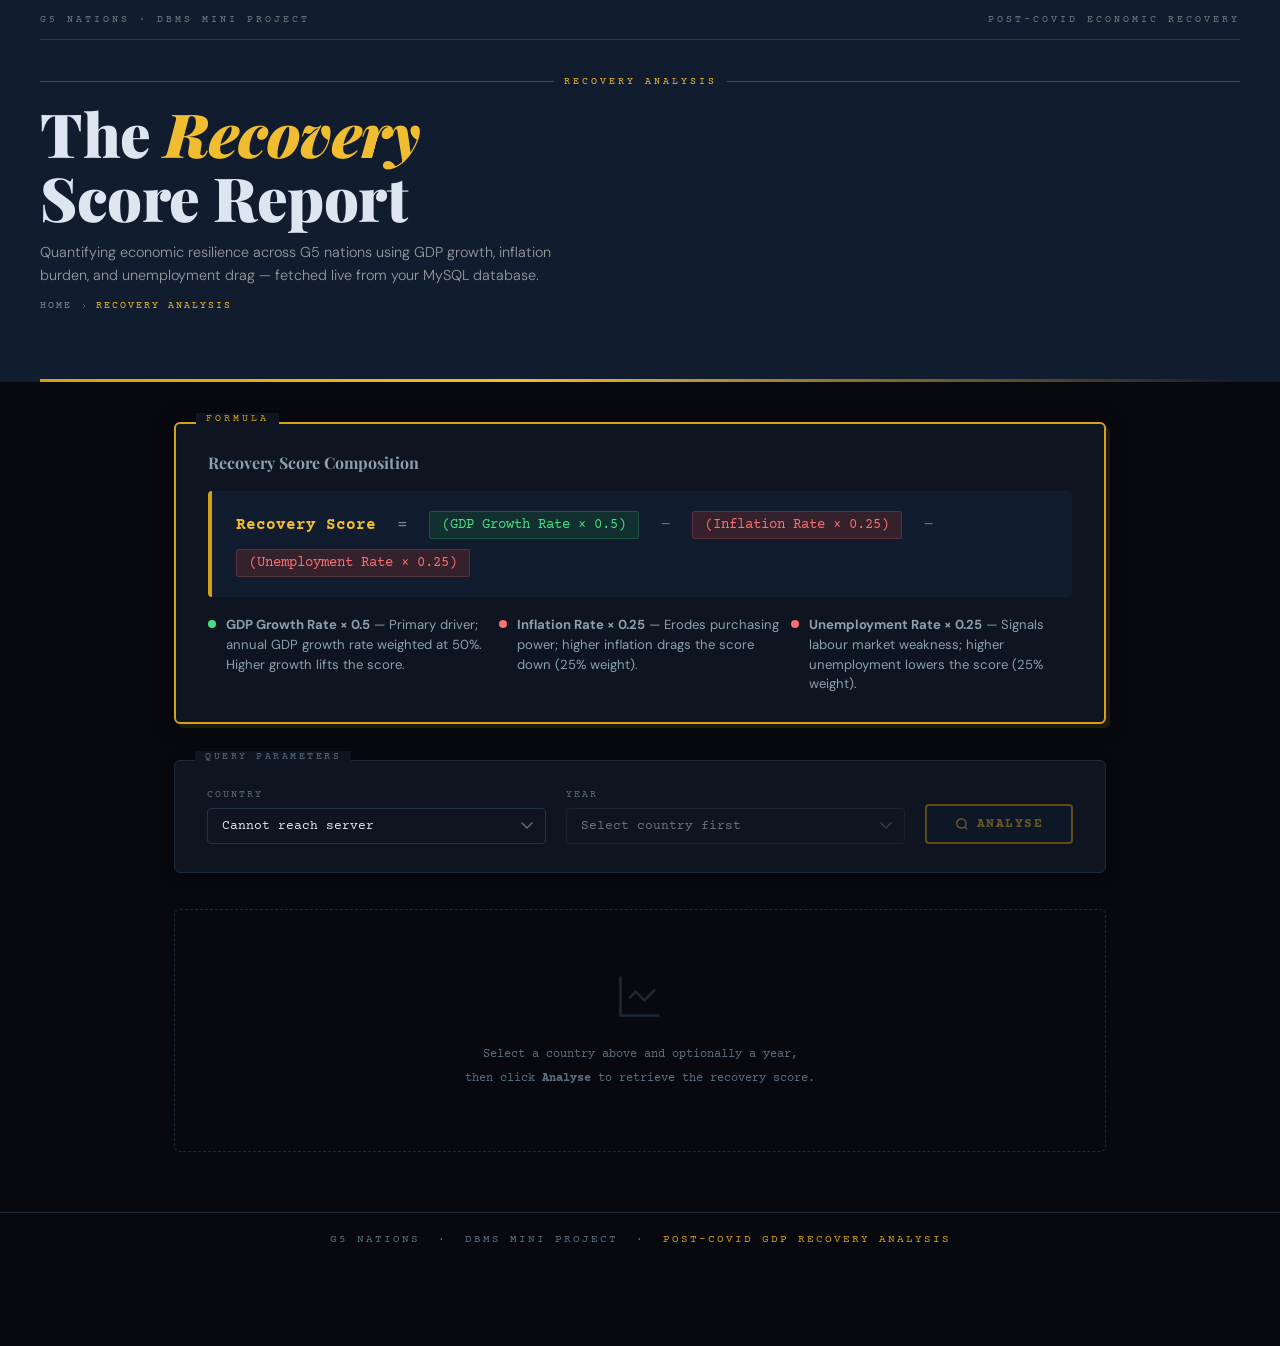
<file: templates/analysis.html>
<!DOCTYPE html>
<html lang="en">
<head>
  <meta charset="UTF-8"/>
  <meta name="viewport" content="width=device-width, initial-scale=1.0"/>
  <title>Recovery Analysis – Post-COVID GDP Recovery</title>
  <link href="https://fonts.googleapis.com/css2?family=Courier+Prime:ital,wght@0,400;0,700;1,400&family=Playfair+Display:wght@700;900&family=DM+Sans:wght@300;400;500;600&display=swap" rel="stylesheet"/>
  <style>
    :root {
      --bg:         #07090f;
      --bg2:        #0d1320;
      --surface:    #0e1420;
      --border:     #1c2b3a;
      --border2:    #243447;
      --ink:        #111c2e;
      --ink2:       #162030;
      --muted:      #5a7080;
      --muted2:     #8aa0b0;
      --gold:       #d4a017;
      --gold2:      #f0bc30;
      --red:        #f87171;
      --green:      #4ade80;
      --blue:       #60a5fa;
      --text:       #dde6f0;
      --radius:     6px;
    }

    *, *::before, *::after { box-sizing: border-box; margin: 0; padding: 0; }

    body {
      background: var(--bg);
      color: var(--text);
      font-family: 'DM Sans', sans-serif;
      min-height: 100vh;
      padding-bottom: 80px;
    }

    /* ── HEADER ── */
    header {
      background: var(--ink);
      color: var(--text);
      padding: 0 40px;
      position: relative;
      overflow: hidden;
    }
    .header-top {
      border-bottom: 1px solid rgba(245,240,232,.12);
      padding: 14px 0;
      display: flex;
      align-items: center;
      justify-content: space-between;
      font-family: 'Courier Prime', monospace;
      font-size: 10px;
      letter-spacing: 3px;
      text-transform: uppercase;
      color: rgba(245,240,232,.45);
    }
    .header-main { padding: 36px 0 40px; }
    .edition-label {
      font-family: 'Courier Prime', monospace;
      font-size: 10px;
      letter-spacing: 3px;
      text-transform: uppercase;
      color: var(--gold2);
      margin-bottom: 14px;
      display: flex;
      align-items: center;
      gap: 10px;
    }
    .edition-label::before, .edition-label::after {
      content: '';
      height: 1px;
      background: rgba(212,160,23,.35);
      flex: 1;
    }
    header h1 {
      font-family: 'Playfair Display', serif;
      font-size: clamp(2rem, 5vw, 3.8rem);
      font-weight: 900;
      line-height: 1.05;
      color: var(--text);
      letter-spacing: -.5px;
    }
    header h1 em {
      font-style: italic;
      color: var(--gold2);
    }
    header p {
      margin-top: 12px;
      font-size: 0.9rem;
      color: rgba(245,240,232,.6);
      max-width: 540px;
      line-height: 1.65;
      font-weight: 300;
    }
    .header-rule {
      height: 3px;
      background: linear-gradient(90deg, var(--gold) 0%, var(--gold2) 40%, transparent 100%);
      margin-top: 28px;
    }
    .breadcrumb {
      padding: 12px 0 0;
      font-family: 'Courier Prime', monospace;
      font-size: 10px;
      letter-spacing: 2px;
      text-transform: uppercase;
      color: rgba(245,240,232,.35);
      display: flex;
      align-items: center;
      gap: 8px;
    }
    .breadcrumb a { color: rgba(245,240,232,.5); text-decoration: none; transition: color .2s; }
    .breadcrumb a:hover { color: var(--gold2); }
    .breadcrumb span { color: var(--gold2); }

    /* ── MAIN ── */
    main { max-width: 980px; margin: 0 auto; padding: 40px 24px 0; }

    /* ── FORMULA BOX ── */
    .formula-section {
      background: var(--surface);
      border: 2px solid var(--gold);
      border-radius: var(--radius);
      padding: 28px 32px;
      margin-bottom: 36px;
      position: relative;
      animation: fadeUp .5s ease both;
      box-shadow: 4px 4px 0 rgba(212,160,23,.12), 0 2px 20px rgba(0,0,0,.4);
    }
    .formula-section::before {
      content: 'FORMULA';
      position: absolute;
      top: -11px; left: 20px;
      font-family: 'Courier Prime', monospace;
      font-size: 10px;
      letter-spacing: 3px;
      color: var(--gold);
      background: var(--surface);
      padding: 0 10px;
    }
    .formula-title {
      font-family: 'Playfair Display', serif;
      font-size: 1rem;
      font-weight: 700;
      color: var(--muted2);
      margin-bottom: 18px;
    }

    /* the formula display */
    .formula-display {
      display: flex;
      flex-wrap: wrap;
      align-items: center;
      gap: 10px;
      padding: 20px 24px;
      background: var(--ink);
      border-radius: 4px;
      border-left: 4px solid var(--gold);
      margin-bottom: 18px;
    }
    .formula-result {
      font-family: 'Courier Prime', monospace;
      font-size: 1rem;
      font-weight: 700;
      color: var(--gold2);
      white-space: nowrap;
    }
    .formula-eq {
      font-family: 'Courier Prime', monospace;
      font-size: 1.1rem;
      color: rgba(245,240,232,.5);
    }
    .formula-term {
      font-family: 'Courier Prime', monospace;
      font-size: 0.9rem;
      padding: 5px 12px;
      border-radius: 3px;
      white-space: nowrap;
    }
    .term-positive { background: rgba(26,107,58,.25); color: #4ade80; border: 1px solid rgba(74,222,128,.2); }
    .term-negative { background: rgba(192,57,43,.2); color: #f87171; border: 1px solid rgba(248,113,113,.2); }
    .formula-op {
      font-family: 'Courier Prime', monospace;
      font-size: 1.2rem;
      color: rgba(245,240,232,.4);
    }

    /* legend */
    .formula-legend {
      display: grid;
      grid-template-columns: repeat(auto-fit, minmax(240px, 1fr));
      gap: 10px;
    }
    .legend-item {
      display: flex;
      align-items: flex-start;
      gap: 10px;
      font-size: 0.82rem;
      color: var(--muted2);
      line-height: 1.5;
    }
    .legend-dot {
      width: 8px; height: 8px;
      border-radius: 50%;
      margin-top: 5px;
      flex-shrink: 0;
    }
    .legend-dot.pos { background: var(--green); }
    .legend-dot.neg { background: var(--red); }
    .legend-item strong { color: var(--muted2); }

    /* ── SELECTOR PANEL ── */
    .selector-panel {
      background: var(--surface);
      border: 1px solid var(--border);
      border-radius: var(--radius);
      padding: 28px 32px;
      margin-bottom: 36px;
      box-shadow: 0 2px 12px rgba(0,0,0,.4);
      animation: fadeUp .5s ease both .1s;
      position: relative;
    }
    .selector-panel::before {
      content: 'QUERY PARAMETERS';
      position: absolute;
      top: -10px; left: 20px;
      font-family: 'Courier Prime', monospace;
      font-size: 10px;
      letter-spacing: 2.5px;
      color: var(--muted);
      background: var(--surface);
      padding: 0 10px;
    }

    .selector-grid {
      display: grid;
      grid-template-columns: 1fr 1fr auto;
      gap: 20px;
      align-items: end;
    }
    @media (max-width: 620px) {
      .selector-grid { grid-template-columns: 1fr 1fr; }
      .selector-grid .run-btn { grid-column: 1 / -1; }
    }
    @media (max-width: 400px) { .selector-grid { grid-template-columns: 1fr; } }

    .sel-group { display: flex; flex-direction: column; gap: 8px; }
    .sel-label {
      font-family: 'Courier Prime', monospace;
      font-size: 10px; letter-spacing: 2px; text-transform: uppercase;
      color: var(--muted);
    }
    select {
      background: var(--surface);
      border: 1px solid var(--border2);
      border-radius: 4px;
      color: var(--text);
      font-family: 'Courier Prime', monospace;
      font-size: 13px;
      padding: 10px 14px;
      cursor: pointer; outline: none;
      transition: border-color .2s, box-shadow .2s;
      -webkit-appearance: none; appearance: none;
      background-image: url("data:image/svg+xml,%3Csvg xmlns='http://www.w3.org/2000/svg' width='12' height='8' viewBox='0 0 12 8'%3E%3Cpath d='M1 1l5 5 5-5' stroke='%235a7080' stroke-width='1.5' fill='none' stroke-linecap='round'/%3E%3C/svg%3E");
      background-repeat: no-repeat;
      background-position: right 12px center;
      padding-right: 32px;
    }
    select:focus { border-color: var(--gold); box-shadow: 0 0 0 3px rgba(184,134,11,.12); }
    select:disabled { opacity: .45; cursor: not-allowed; }

    .run-btn {
      background: var(--ink);
      color: var(--gold2);
      font-family: 'Courier Prime', monospace;
      font-size: 13px;
      font-weight: 700;
      letter-spacing: 1.5px;
      padding: 11px 28px;
      border: 2px solid var(--gold);
      border-radius: 4px;
      cursor: pointer;
      display: flex; align-items: center; gap: 8px;
      transition: background .2s, color .2s, box-shadow .2s, transform .15s;
      white-space: nowrap;
      text-transform: uppercase;
    }
    .run-btn:hover { background: var(--gold); color: var(--text); transform: translateY(-1px); box-shadow: 0 4px 16px rgba(184,134,11,.3); }
    .run-btn:active { transform: translateY(0); }
    .run-btn:disabled { opacity: .4; cursor: not-allowed; transform: none; }

    /* ── RESULTS ── */
    #results-area { animation: fadeUp .4s ease both .15s; }

    .empty-state {
      text-align: center; padding: 60px 20px;
      color: var(--muted); border: 1px dashed var(--border);
      border-radius: var(--radius);
    }
    .empty-state svg { opacity: .3; margin-bottom: 16px; }
    .empty-state p { font-family: 'Courier Prime', monospace; font-size: 12px; line-height: 2; }

    /* loading */
    .loading-state {
      display: flex; align-items: center; gap: 12px;
      padding: 28px 24px;
      font-family: 'Courier Prime', monospace; font-size: 12px; color: var(--muted);
      border: 1px solid var(--border); border-radius: var(--radius);
      background: var(--surface);
    }
    .spinner {
      width: 16px; height: 16px;
      border: 2px solid rgba(184,134,11,.2);
      border-top-color: var(--gold);
      border-radius: 50%;
      animation: spin .8s linear infinite; flex-shrink: 0;
    }
    @keyframes spin { to { transform: rotate(360deg); } }

    /* error */
    .error-box {
      padding: 16px 20px;
      background: rgba(192,57,43,.06);
      border: 1px solid rgba(192,57,43,.25);
      border-left: 4px solid var(--red);
      border-radius: var(--radius);
      font-family: 'Courier Prime', monospace;
      font-size: 12px; color: var(--red);
      display: flex; gap: 10px; align-items: flex-start; line-height: 1.7;
    }

    /* ── SCORE CARD (single year) ── */
    .score-hero {
      background: var(--ink);
      border-radius: var(--radius);
      padding: 36px 40px;
      margin-bottom: 28px;
      position: relative;
      overflow: hidden;
      animation: fadeUp .4s ease both;
      box-shadow: 6px 6px 0 rgba(212,160,23,.15);
      border: 1px solid rgba(212,160,23,.15);
    }
    .score-hero::before {
      content: '';
      position: absolute;
      top: -80px; right: -80px;
      width: 260px; height: 260px;
      border-radius: 50%;
      background: radial-gradient(circle, rgba(212,160,23,.1) 0%, transparent 70%);
      pointer-events: none;
    }
    .score-hero-label {
      font-family: 'Courier Prime', monospace;
      font-size: 10px; letter-spacing: 3px; text-transform: uppercase;
      color: rgba(212,160,23,.6); margin-bottom: 10px;
    }
    .score-hero-name {
      font-family: 'Playfair Display', serif;
      font-size: 1.5rem; font-weight: 700;
      color: var(--text); margin-bottom: 4px;
    }
    .score-hero-year {
      font-family: 'Courier Prime', monospace;
      font-size: 12px; color: rgba(245,240,232,.4); margin-bottom: 28px;
    }
    .score-big {
      display: flex; align-items: baseline; gap: 8px;
      margin-bottom: 6px;
    }
    .score-number {
      font-family: 'Playfair Display', serif;
      font-size: clamp(3rem, 8vw, 5rem);
      font-weight: 900;
      line-height: 1;
      transition: color .3s;
    }
    .score-number.positive { color: #4ade80; }
    .score-number.negative { color: #f87171; }
    .score-number.neutral  { color: var(--gold2); }
    .score-unit {
      font-family: 'Courier Prime', monospace;
      font-size: 14px; color: rgba(245,240,232,.4);
    }
    .score-verdict {
      font-family: 'Courier Prime', monospace;
      font-size: 11px; letter-spacing: 2px; text-transform: uppercase;
      margin-bottom: 28px;
    }
    .verdict-strong  { color: #4ade80; }
    .verdict-moderate { color: var(--gold2); }
    .verdict-weak    { color: #fbbf24; }
    .verdict-poor    { color: #f87171; }

    /* breakdown bars */
    .breakdown { display: flex; flex-direction: column; gap: 12px; }
    .breakdown-item { display: flex; flex-direction: column; gap: 5px; }
    .breakdown-row {
      display: flex; align-items: center; justify-content: space-between;
      font-family: 'Courier Prime', monospace; font-size: 11px;
    }
    .breakdown-key { color: rgba(245,240,232,.5); letter-spacing: 1px; }
    .breakdown-val { font-weight: 700; }
    .breakdown-val.pos { color: #4ade80; }
    .breakdown-val.neg { color: #f87171; }
    .bar-track {
      height: 4px; background: rgba(245,240,232,.08); border-radius: 2px; overflow: hidden;
    }
    .bar-fill {
      height: 100%; border-radius: 2px;
      transition: width .8s cubic-bezier(.4,0,.2,1);
    }
    .bar-fill.pos { background: linear-gradient(90deg, #166534, #4ade80); }
    .bar-fill.neg { background: linear-gradient(90deg, #991b1b, #f87171); }

    /* divider in hero */
    .hero-divider {
      height: 1px; background: rgba(245,240,232,.1);
      margin: 24px 0;
    }

    /* ── HISTORY TABLE (all years) ── */
    .history-section { animation: fadeUp .4s ease both; }
    .history-header {
      display: flex; align-items: center; justify-content: space-between;
      margin-bottom: 14px;
    }
    .history-title {
      font-family: 'Playfair Display', serif;
      font-size: 1.1rem; font-weight: 700; color: var(--muted2);
    }
    .history-count {
      font-family: 'Courier Prime', monospace;
      font-size: 11px; color: var(--muted);
      background: var(--surface); border: 1px solid var(--border);
      padding: 3px 10px; border-radius: 3px;
    }

    .table-wrap {
      background: var(--surface); border: 1px solid var(--border);
      border-radius: var(--radius); overflow: hidden;
      box-shadow: 0 2px 12px rgba(0,0,0,.4);
    }
    .table-scroll { overflow-x: auto; max-height: 440px; overflow-y: auto; }
    table { width: 100%; border-collapse: collapse; }
    thead tr { background: var(--ink); position: sticky; top: 0; z-index: 1; }
    thead th {
      font-family: 'Courier Prime', monospace;
      font-size: 9px; letter-spacing: 2px; text-transform: uppercase;
      padding: 12px 18px; text-align: left;
      border-bottom: 2px solid var(--gold);
      white-space: nowrap; color: var(--gold2);
    }
    thead th.center { text-align: center; }
    tbody tr { border-bottom: 1px solid var(--border); transition: background .15s; }
    tbody tr:last-child { border-bottom: none; }
    tbody tr:hover { background: var(--surface); }
    tbody td {
      padding: 11px 18px;
      font-family: 'Courier Prime', monospace; font-size: 12px;
      color: var(--muted2); white-space: nowrap;
    }
    tbody td:first-child { font-weight: 700; color: var(--text); }
    td.center { text-align: center; }
    td.score-pos { color: var(--green); font-weight: 700; }
    td.score-neg { color: var(--red);   font-weight: 700; }
    td.score-neu { color: var(--gold);  font-weight: 700; }

    /* score badge in table */
    .score-badge {
      display: inline-block;
      padding: 2px 8px; border-radius: 3px;
      font-size: 11px; font-weight: 700;
    }
    .badge-pos { background: rgba(26,107,58,.12); color: var(--green); border: 1px solid rgba(26,107,58,.25); }
    .badge-neg { background: rgba(192,57,43,.1);  color: var(--red);   border: 1px solid rgba(192,57,43,.25); }
    .badge-neu { background: rgba(184,134,11,.1); color: var(--gold);  border: 1px solid rgba(184,134,11,.25); }

    /* verdict pills in table */
    .verdict-pill {
      font-family: 'Courier Prime', monospace;
      font-size: 9px; letter-spacing: 1.5px; text-transform: uppercase;
      padding: 3px 8px; border-radius: 3px; white-space: nowrap;
    }
    .vp-strong   { background: rgba(26,107,58,.12);  color: var(--green); border: 1px solid rgba(26,107,58,.2); }
    .vp-moderate { background: rgba(184,134,11,.12); color: var(--gold);  border: 1px solid rgba(184,134,11,.2); }
    .vp-weak     { background: rgba(212,122,0,.12);  color: #d97706;       border: 1px solid rgba(217,119,6,.2); }
    .vp-poor     { background: rgba(192,57,43,.1);   color: var(--red);    border: 1px solid rgba(192,57,43,.2); }

    @keyframes fadeUp { from{opacity:0;transform:translateY(12px)} to{opacity:1;transform:translateY(0)} }

    /* ── FOOTER ── */
    footer {
      text-align: center; margin-top: 60px;
      padding: 20px 0;
      border-top: 1px solid var(--border);
      font-family: 'Courier Prime', monospace;
      font-size: 11px; letter-spacing: 2px; text-transform: uppercase;
      color: var(--muted);
    }
    footer span { color: var(--gold); }
  </style>
</head>
<body>

<header>
  <div class="header-top">
    <span>G5 Nations · DBMS Mini Project</span>
    <span>Post-COVID Economic Recovery</span>
  </div>
  <div class="header-main">
    <div class="edition-label">Recovery Analysis</div>
    <h1>The <em>Recovery</em><br>Score Report</h1>
    <p>Quantifying economic resilience across G5 nations using GDP growth, inflation burden, and unemployment drag — fetched live from your MySQL database.</p>
    <div class="breadcrumb">
      <a href="/">Home</a>
      <svg width="8" height="8" viewBox="0 0 24 24" fill="none" stroke="currentColor" stroke-width="2.5"><polyline points="9 18 15 12 9 6"/></svg>
      <span>Recovery Analysis</span>
    </div>
  </div>
  <div class="header-rule"></div>
</header>

<main>

  <!-- ── FORMULA BOX ── -->
  <div class="formula-section">
    <div class="formula-title">Recovery Score Composition</div>

    <div class="formula-display">
      <span class="formula-result">Recovery Score</span>
      <span class="formula-eq">&nbsp;=&nbsp;</span>
      <span class="formula-term term-positive">(GDP Growth Rate × 0.5)</span>
      <span class="formula-op">&nbsp;−&nbsp;</span>
      <span class="formula-term term-negative">(Inflation Rate × 0.25)</span>
      <span class="formula-op">&nbsp;−&nbsp;</span>
      <span class="formula-term term-negative">(Unemployment Rate × 0.25)</span>
    </div>

    <div class="formula-legend">
      <div class="legend-item">
        <span class="legend-dot pos"></span>
        <span><strong>GDP Growth Rate × 0.5</strong> — Primary driver; annual GDP growth rate weighted at 50%. Higher growth lifts the score.</span>
      </div>
      <div class="legend-item">
        <span class="legend-dot neg"></span>
        <span><strong>Inflation Rate × 0.25</strong> — Erodes purchasing power; higher inflation drags the score down (25% weight).</span>
      </div>
      <div class="legend-item">
        <span class="legend-dot neg"></span>
        <span><strong>Unemployment Rate × 0.25</strong> — Signals labour market weakness; higher unemployment lowers the score (25% weight).</span>
      </div>
    </div>
  </div>

  <!-- ── SELECTOR PANEL ── -->
  <div class="selector-panel">
    <div class="selector-grid">

      <div class="sel-group">
        <label class="sel-label" for="sel-country">Country</label>
        <select id="sel-country">
          <option value="">Loading countries…</option>
        </select>
      </div>

      <div class="sel-group">
        <label class="sel-label" for="sel-year">Year</label>
        <select id="sel-year" disabled>
          <option value="">Select country first</option>
        </select>
      </div>

      <button class="run-btn" id="run-btn" onclick="fetchScore()" disabled>
        <svg width="14" height="14" viewBox="0 0 24 24" fill="none" stroke="currentColor" stroke-width="2.5">
          <circle cx="11" cy="11" r="8"/><path d="m21 21-4.35-4.35"/>
        </svg>
        Analyse
      </button>
    </div>
  </div>

  <!-- ── RESULTS ── -->
  <div id="results-area">
    <div class="empty-state">
      <svg width="52" height="52" viewBox="0 0 24 24" fill="none" stroke="currentColor" stroke-width="1.2">
        <path d="M3 3v18h18"/><path d="m19 9-5 5-4-4-3 3"/>
      </svg>
      <p>Select a country above and optionally a year,<br>then click <strong>Analyse</strong> to retrieve the recovery score.</p>
    </div>
  </div>

</main>

<footer>
  G5 Nations &nbsp;·&nbsp; DBMS Mini Project &nbsp;·&nbsp;
  <span>Post-COVID GDP Recovery Analysis</span>
</footer>

<script>
  const BASE = 'http://127.0.0.1:5000';

  // ── Boot: load countries ──────────────────────────────────
  window.addEventListener('DOMContentLoaded', async () => {
    const sel = document.getElementById('sel-country');
    try {
      const res  = await fetch(`${BASE}/api/countries`);
      const data = await res.json();
      sel.innerHTML = '<option value="">— Select Country —</option>';
      data.countries.forEach(c => {
        const o = document.createElement('option');
        o.value = c; o.textContent = c;
        sel.appendChild(o);
      });
    } catch {
      sel.innerHTML = '<option value="">Cannot reach server</option>';
    }
  });

  // ── Country change → load years ──────────────────────────
  document.getElementById('sel-country').addEventListener('change', async function () {
    const yearSel = document.getElementById('sel-year');
    const btn     = document.getElementById('run-btn');
    yearSel.innerHTML = '<option value="">Loading…</option>';
    yearSel.disabled = true; btn.disabled = true;
    if (!this.value) {
      yearSel.innerHTML = '<option value="">Select country first</option>';
      return;
    }
    try {
      const res  = await fetch(`${BASE}/api/recovery_years?country=${encodeURIComponent(this.value)}`);
      const data = await res.json();
      yearSel.innerHTML = '<option value="">All Years</option>';
      data.years.forEach(y => {
        const o = document.createElement('option');
        o.value = y; o.textContent = y;
        yearSel.appendChild(o);
      });
      yearSel.disabled = false; btn.disabled = false;
    } catch {
      yearSel.innerHTML = '<option value="">Error loading years</option>';
    }
  });

  // ── Fetch & render ────────────────────────────────────────
  async function fetchScore() {
    const country = document.getElementById('sel-country').value;
    const year    = document.getElementById('sel-year').value;
    if (!country) return;

    const area = document.getElementById('results-area');
    area.innerHTML = `
      <div class="loading-state">
        <span class="spinner"></span>
        Querying recovery scores from MySQL…
      </div>`;

    try {
      const params = new URLSearchParams({ country });
      if (year) params.append('year', year);
      const res  = await fetch(`${BASE}/api/recovery_score?${params}`);
      const data = await res.json();

      if (data.error) { area.innerHTML = errBox(data.error); return; }

      if (year && data.rows.length === 1) {
        renderSingleScore(data.rows[0], area);
      } else {
        renderScoreHistory(data.rows, country, area);
      }

    } catch {
      area.innerHTML = errBox('Cannot reach Flask server. Make sure <strong>app.py</strong> is running on port 5000.');
    }
  }

  // ── Verdict helper ────────────────────────────────────────
  function getVerdict(score) {
    if (score >= 5)  return { label: 'Strong Recovery',    cls: 'strong',   pill: 'vp-strong' };
    if (score >= 1)  return { label: 'Moderate Recovery',  cls: 'moderate', pill: 'vp-moderate' };
    if (score >= -2) return { label: 'Weak Recovery',      cls: 'weak',     pill: 'vp-weak' };
    return            { label: 'Poor / Contraction',       cls: 'poor',     pill: 'vp-poor' };
  }

  function scoreClass(v) {
    return v > 0 ? 'positive' : v < 0 ? 'negative' : 'neutral';
  }
  function badgeCls(v) {
    return v > 0 ? 'badge-pos' : v < 0 ? 'badge-neg' : 'badge-neu';
  }
  function fmt(v, d=2) {
    if (v == null) return '—';
    const n = parseFloat(v);
    return (n >= 0 ? '+' : '') + n.toFixed(d);
  }

  // ── Single year hero card ─────────────────────────────────
  function renderSingleScore(row, area) {
    const score   = parseFloat(row.recovery_score);
    const gdpGrow = parseFloat(row.gdp_growth   ?? 0);
    const inf     = parseFloat(row.inflation_rate    ?? 0);
    const unemp   = parseFloat(row.unemployment_rate ?? 0);
    const verdict = getVerdict(score);

    // weighted contributions for bar sizing
    const wGdpGrow = gdpGrow * 0.5;
    const wInf     = inf     * 0.25;
    const wUnemp   = unemp   * 0.25;
    const maxAbs   = Math.max(Math.abs(wGdpGrow), Math.abs(wInf), Math.abs(wUnemp), 1);
    const barW     = v => Math.min(Math.abs(v) / maxAbs * 100, 100).toFixed(1);

    area.innerHTML = `
      <div class="score-hero">
        <div class="score-hero-label">Recovery Score · ${row.year}</div>
        <div class="score-hero-name">${row.country_name}</div>
        <div class="score-hero-year">Fiscal Year ${row.year}</div>

        <div class="score-big">
          <div class="score-number ${scoreClass(score)}">${fmt(score)}</div>
          <div class="score-unit">pts</div>
        </div>
        <div class="score-verdict verdict-${verdict.cls}">${verdict.label.toUpperCase()}</div>

        <div class="hero-divider"></div>

        <div class="breakdown">
          <div class="breakdown-item">
            <div class="breakdown-row">
              <span class="breakdown-key">GDP GROWTH RATE × 0.5</span>
              <span class="breakdown-val pos">${fmt(wGdpGrow)} <span style="opacity:.45;font-size:10px">(rate: ${fmt(gdpGrow)}%)</span></span>
            </div>
            <div class="bar-track"><div class="bar-fill pos" style="width:${barW(wGdpGrow)}%"></div></div>
          </div>
          <div class="breakdown-item">
            <div class="breakdown-row">
              <span class="breakdown-key">INFLATION RATE × 0.25</span>
              <span class="breakdown-val neg">−${wInf.toFixed(2)} <span style="opacity:.45;font-size:10px">(rate: ${inf.toFixed(2)}%)</span></span>
            </div>
            <div class="bar-track"><div class="bar-fill neg" style="width:${barW(wInf)}%"></div></div>
          </div>
          <div class="breakdown-item">
            <div class="breakdown-row">
              <span class="breakdown-key">UNEMPLOYMENT RATE × 0.25</span>
              <span class="breakdown-val neg">−${wUnemp.toFixed(2)} <span style="opacity:.45;font-size:10px">(rate: ${unemp.toFixed(2)}%)</span></span>
            </div>
            <div class="bar-track"><div class="bar-fill neg" style="width:${barW(wUnemp)}%"></div></div>
          </div>
        </div>
      </div>`;
  }

  // ── All-years history table ───────────────────────────────
  function renderScoreHistory(rows, country, area) {
    if (!rows.length) {
      area.innerHTML = errBox(`No recovery score data found for ${country}.`);
      return;
    }

    const tbody = rows.map(r => {
      const score  = parseFloat(r.recovery_score);
      const verdict = getVerdict(score);
      const gdp    = r.gdp_growth   != null ? fmt(parseFloat(r.gdp_growth))          + '%' : '—';
      const inf    = r.inflation_rate    != null ? parseFloat(r.inflation_rate).toFixed(2)    + '%' : '—';
      const unemp  = r.unemployment_rate != null ? parseFloat(r.unemployment_rate).toFixed(2) + '%' : '—';

      return `<tr>
        <td>${r.year}</td>
        <td>${r.country_name}</td>
        <td style="color:${parseFloat(r.gdp_growth??0)>=0?'var(--green)':'var(--red)'}">${gdp}</td>
        <td style="color:var(--red)">${inf}</td>
        <td style="color:var(--red)">${unemp}</td>
        <td class="center">
          <span class="score-badge ${badgeCls(score)}">${fmt(score)}</span>
        </td>
        <td class="center">
          <span class="verdict-pill ${verdict.pill}">${verdict.label}</span>
        </td>
      </tr>`;
    }).join('');

    area.innerHTML = `
      <div class="history-section">
        <div class="history-header">
          <div class="history-title">Recovery Score History — ${country}</div>
          <span class="history-count">${rows.length} year${rows.length!==1?'s':''}</span>
        </div>
        <div class="table-wrap">
          <div class="table-scroll">
            <table>
              <thead>
                <tr>
                  <th>Year</th>
                  <th>Country</th>
                  <th>GDP Growth Rate</th>
                  <th>Inflation Rate</th>
                  <th>Unemployment Rate</th>
                  <th class="center">Recovery Score</th>
                  <th class="center">Verdict</th>
                </tr>
              </thead>
              <tbody>${tbody}</tbody>
            </table>
          </div>
        </div>
      </div>`;
  }

  function errBox(msg) {
    return `<div class="error-box">
      <svg width="14" height="14" viewBox="0 0 24 24" fill="none" stroke="currentColor" stroke-width="2" style="flex-shrink:0;margin-top:2px">
        <circle cx="12" cy="12" r="10"/><line x1="12" y1="8" x2="12" y2="12"/><line x1="12" y1="16" x2="12.01" y2="16"/>
      </svg><span>${msg}</span></div>`;
  }

  document.addEventListener('keydown', e => {
    if (e.key === 'Enter' && !document.getElementById('run-btn').disabled) fetchScore();
  });
</script>

</body>
</html>
</file>
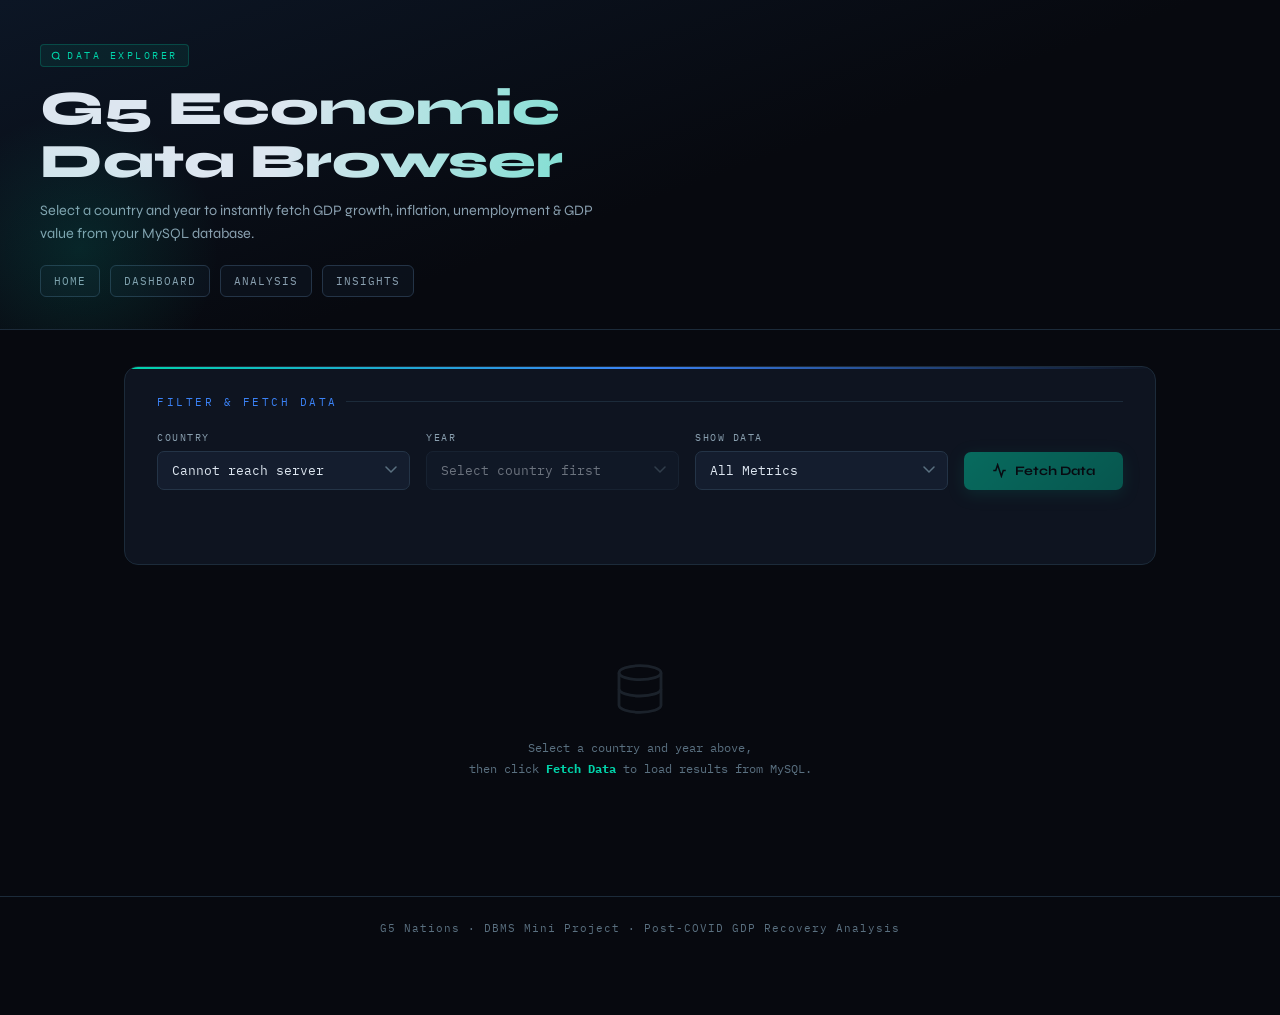
<file: templates/data.html>
<!DOCTYPE html>
<html lang="en">
<head>
  <meta charset="UTF-8"/>
  <meta name="viewport" content="width=device-width, initial-scale=1.0"/>
  <title>Data Explorer – Post-COVID GDP Recovery</title>
  <link href="https://fonts.googleapis.com/css2?family=IBM+Plex+Mono:wght@400;500;600&family=Syne:wght@400;600;700;800&display=swap" rel="stylesheet"/>
  <style>
    :root {
      --bg:        #07090f;
      --surface:   #0e1420;
      --surface2:  #141d2e;
      --border:    #1c2b3a;
      --border2:   #243447;
      --accent:    #00d4aa;
      --accent2:   #3b82f6;
      --accent3:   #f59e0b;
      --accent4:   #a78bfa;
      --danger:    #f87171;
      --text:      #dde6f0;
      --muted:     #5a7080;
      --muted2:    #8aa0b0;
      --radius:    10px;
    }
    *, *::before, *::after { box-sizing: border-box; margin: 0; padding: 0; }

    body {
      background: var(--bg);
      color: var(--text);
      font-family: 'Syne', sans-serif;
      min-height: 100vh;
      padding-bottom: 80px;
    }
    /* HEADER */
    header {
      background: linear-gradient(160deg, #0c1625 0%, #07090f 55%);
      border-bottom: 1px solid var(--border);
      padding: 44px 40px 32px;
      position: relative;
      overflow: hidden;
    }
    header::after {
      content: '';
      position: absolute;
      bottom: -60px; left: -60px;
      width: 280px; height: 280px;
      border-radius: 50%;
      background: radial-gradient(circle, rgba(0,212,170,.12) 0%, transparent 70%);
      pointer-events: none;
    }
    .header-badge {
      display: inline-flex;
      align-items: center;
      gap: 6px;
      font-family: 'IBM Plex Mono', monospace;
      font-size: 10px;
      letter-spacing: 2.5px;
      text-transform: uppercase;
      color: var(--accent);
      background: rgba(0,212,170,.08);
      border: 1px solid rgba(0,212,170,.22);
      border-radius: 4px;
      padding: 4px 10px;
      margin-bottom: 16px;
    }
    header h1 {
      font-size: clamp(1.8rem, 4.5vw, 3rem);
      font-weight: 800;
      line-height: 1.1;
      background: linear-gradient(100deg, #dde6f0 20%, var(--accent) 80%);
      -webkit-background-clip: text;
      -webkit-text-fill-color: transparent;
      background-clip: text;
    }
    header p { margin-top: 10px; color: var(--muted2); font-size: 0.9rem; max-width: 560px; line-height: 1.6; }
    .breadcrumb {
      display: flex; align-items: center; gap: 8px;
      margin-top: 20px;
      font-family: 'IBM Plex Mono', monospace; font-size: 11px; color: var(--muted);
    }
    .breadcrumb a { color: var(--muted2); text-decoration: none; transition: color .2s; }
    .breadcrumb a:hover { color: var(--accent); }
    .breadcrumb span { color: var(--accent); }
    .page-nav {
      display: flex;
      flex-wrap: wrap;
      gap: 10px;
      margin-top: 20px;
    }
    .page-nav a {
      color: var(--muted2);
      text-decoration: none;
      font-family: 'IBM Plex Mono', monospace;
      font-size: 11px;
      letter-spacing: 1px;
      text-transform: uppercase;
      padding: 8px 13px;
      border: 1px solid var(--border2);
      border-radius: 6px;
      background: rgba(14, 20, 32, .7);
      transition: color .2s, border-color .2s, background .2s, transform .15s;
    }
    .page-nav a:hover {
      color: var(--accent);
      border-color: var(--accent);
      background: rgba(0, 212, 170, .08);
      transform: translateY(-1px);
    }
    @media (max-width: 480px) {
      .page-nav a { flex: 1 1 calc(50% - 5px); text-align: center; }
    }

    /* MAIN */
    main { max-width: 1080px; margin: 0 auto; padding: 36px 24px 0; }

    /* FILTER PANEL */
    .filter-panel {
      background: var(--surface);
      border: 1px solid var(--border);
      border-radius: 14px;
      padding: 28px 32px;
      margin-bottom: 36px;
      position: relative;
      overflow: hidden;
      animation: fadeUp .5s ease both;
    }
    .filter-panel::before {
      content: '';
      position: absolute;
      top: 0; left: 0; right: 0; height: 2px;
      background: linear-gradient(90deg, var(--accent), var(--accent2), transparent);
    }
    .filter-title {
      font-family: 'IBM Plex Mono', monospace;
      font-size: 11px; letter-spacing: 2.5px; text-transform: uppercase;
      color: var(--accent2); margin-bottom: 22px;
      display: flex; align-items: center; gap: 8px;
    }
    .filter-title::after { content: ''; flex:1; height:1px; background: var(--border); }

    .filter-grid {
      display: grid;
      grid-template-columns: 1fr 1fr 1fr auto;
      gap: 16px; align-items: end;
    }
    @media (max-width: 720px) {
      .filter-grid { grid-template-columns: 1fr 1fr; }
      .filter-grid .fetch-btn { grid-column: 1 / -1; }
    }
    @media (max-width: 480px) { .filter-grid { grid-template-columns: 1fr; } }

    .filter-group { display: flex; flex-direction: column; gap: 7px; }
    .filter-label {
      font-family: 'IBM Plex Mono', monospace;
      font-size: 10px; letter-spacing: 1.5px; text-transform: uppercase;
      color: var(--muted2);
    }

    select {
      background: var(--surface2);
      border: 1px solid var(--border2);
      border-radius: 7px;
      color: var(--text);
      font-family: 'IBM Plex Mono', monospace;
      font-size: 13px;
      padding: 10px 14px;
      cursor: pointer; outline: none;
      transition: border-color .2s, box-shadow .2s;
      -webkit-appearance: none; appearance: none;
      background-image: url("data:image/svg+xml,%3Csvg xmlns='http://www.w3.org/2000/svg' width='12' height='8' viewBox='0 0 12 8'%3E%3Cpath d='M1 1l5 5 5-5' stroke='%235a7080' stroke-width='1.5' fill='none' stroke-linecap='round'/%3E%3C/svg%3E");
      background-repeat: no-repeat;
      background-position: right 12px center;
      padding-right: 32px;
    }
    select:focus { border-color: var(--accent); box-shadow: 0 0 0 3px rgba(0,212,170,.1); }
    select option { background: #0e1420; }
    select:disabled { opacity: .45; cursor: not-allowed; }

    .fetch-btn {
      background: linear-gradient(135deg, var(--accent) 0%, #00a888 100%);
      color: #000;
      font-family: 'Syne', sans-serif; font-size: 13px; font-weight: 700;
      padding: 11px 28px; border: none; border-radius: 7px;
      cursor: pointer; display: flex; align-items: center; gap: 8px;
      transition: opacity .2s, transform .15s, box-shadow .2s;
      white-space: nowrap;
      box-shadow: 0 4px 16px rgba(0,212,170,.25);
    }
    .fetch-btn:hover { opacity:.9; transform:translateY(-1px); box-shadow:0 6px 20px rgba(0,212,170,.35); }
    .fetch-btn:active { transform: translateY(0); }
    .fetch-btn:disabled { opacity:.45; cursor:not-allowed; transform:none; }

    .active-filters { display: flex; flex-wrap: wrap; gap: 8px; margin-top: 18px; min-height: 28px; }
    .filter-pill {
      font-family: 'IBM Plex Mono', monospace; font-size: 11px;
      padding: 4px 12px; border-radius: 20px;
      background: rgba(0,212,170,.1); border: 1px solid rgba(0,212,170,.25);
      color: var(--accent); animation: popIn .2s ease;
    }
    @keyframes popIn { from { opacity:0; transform:scale(.85); } to { opacity:1; transform:scale(1); } }

    /* RESULTS */
    #results-area { animation: fadeUp .4s ease both .1s; }
    .empty-state { text-align: center; padding: 60px 20px; color: var(--muted); }
    .empty-state svg { opacity: .25; margin-bottom: 16px; }
    .empty-state p { font-family: 'IBM Plex Mono', monospace; font-size: 12px; line-height: 1.8; }

    /* STAT CARDS */
    .stat-row {
      display: grid;
      grid-template-columns: repeat(auto-fit, minmax(180px, 1fr));
      gap: 14px; margin-bottom: 28px;
    }
    .stat-card {
      background: var(--surface); border: 1px solid var(--border);
      border-radius: var(--radius); padding: 18px 20px;
      position: relative; overflow: hidden;
      animation: fadeUp .35s ease both;
    }
    .stat-card::before { content: ''; position: absolute; top: 0; left: 0; right: 0; height: 2px; }
    .stat-card.gdp::before  { background: linear-gradient(90deg, var(--accent2), transparent); }
    .stat-card.inf::before  { background: linear-gradient(90deg, var(--accent3), transparent); }
    .stat-card.unemp::before{ background: linear-gradient(90deg, var(--accent4), transparent); }
    .stat-card.val::before  { background: linear-gradient(90deg, var(--accent),  transparent); }
    .stat-label { font-family:'IBM Plex Mono',monospace; font-size:10px; letter-spacing:1.5px; text-transform:uppercase; color:var(--muted2); margin-bottom:10px; }
    .stat-value { font-size: 1.6rem; font-weight: 800; line-height: 1; }
    .stat-card.gdp   .stat-value { color: var(--accent2); }
    .stat-card.inf   .stat-value { color: var(--accent3); }
    .stat-card.unemp .stat-value { color: var(--accent4); }
    .stat-card.val   .stat-value { color: var(--accent); }
    .stat-unit { font-family:'IBM Plex Mono',monospace; font-size:11px; color:var(--muted); margin-top:4px; }
    .stat-na { color: var(--muted); font-size: 1rem; }

    /* TABLE SECTIONS */
    .table-section { margin-bottom: 28px; }
    .table-header { display:flex; align-items:center; justify-content:space-between; margin-bottom:12px; }
    .table-title {
      font-family:'IBM Plex Mono',monospace; font-size:11px; letter-spacing:2px;
      text-transform:uppercase; color:var(--muted2);
      display:flex; align-items:center; gap:8px;
    }
    .dot { width:8px; height:8px; border-radius:50%; flex-shrink:0; }
    .dot-gdp   { background:var(--accent2); box-shadow:0 0 6px var(--accent2); }
    .dot-inf   { background:var(--accent3); box-shadow:0 0 6px var(--accent3); }
    .dot-unemp { background:var(--accent4); box-shadow:0 0 6px var(--accent4); }
    .dot-val   { background:var(--accent);  box-shadow:0 0 6px var(--accent); }
    .row-badge {
      font-family:'IBM Plex Mono',monospace; font-size:10px;
      padding:3px 9px; border-radius:4px;
      background:var(--surface2); border:1px solid var(--border); color:var(--muted2);
    }
    .table-wrap { background:var(--surface); border:1px solid var(--border); border-radius:var(--radius); overflow:hidden; }
    .table-scroll { overflow-x:auto; max-height:320px; overflow-y:auto; }
    table { width:100%; border-collapse:collapse; }
    thead tr { background:#0a1018; position:sticky; top:0; z-index:1; }
    thead th {
      font-family:'IBM Plex Mono',monospace; font-size:10px; letter-spacing:1.5px;
      text-transform:uppercase; padding:11px 16px; text-align:left;
      border-bottom:1px solid var(--border); white-space:nowrap;
    }
    th.gdp-col   { color:var(--accent2); }
    th.inf-col   { color:var(--accent3); }
    th.unemp-col { color:var(--accent4); }
    th.val-col   { color:var(--accent); }
    th.base-col  { color:var(--muted2); }
    tbody tr { border-bottom:1px solid rgba(28,43,58,.7); transition:background .15s; }
    tbody tr:last-child { border-bottom:none; }
    tbody tr:hover { background:rgba(59,130,246,.05); }
    tbody td { padding:10px 16px; font-family:'IBM Plex Mono',monospace; font-size:12px; color:var(--text); white-space:nowrap; }
    tbody td:first-child { color:var(--accent); font-weight:600; }
    tbody td.year-col { color:var(--muted2); }
    .no-data-row td { text-align:center; color:var(--muted); padding:24px; font-style:italic; }

    /* SPINNER */
    .spinner { display:inline-block; width:16px; height:16px; border:2px solid rgba(0,212,170,.2); border-top-color:var(--accent); border-radius:50%; animation:spin .7s linear infinite; flex-shrink:0; }
    @keyframes spin { to { transform:rotate(360deg); } }
    .loading-row { display:flex; align-items:center; gap:10px; padding:20px 24px; font-family:'IBM Plex Mono',monospace; font-size:12px; color:var(--muted); }

    .error-box {
      padding:16px 18px; background:rgba(248,113,113,.07); border:1px solid rgba(248,113,113,.2);
      border-radius:var(--radius); font-family:'IBM Plex Mono',monospace; font-size:12px;
      color:var(--danger); display:flex; gap:10px; align-items:flex-start; line-height:1.6; margin-bottom:16px;
    }

    @keyframes fadeUp { from{opacity:0;transform:translateY(12px)} to{opacity:1;transform:translateY(0)} }

    footer { text-align:center; margin-top:56px; padding-top:24px; border-top:1px solid var(--border); font-family:'IBM Plex Mono',monospace; font-size:11px; color:var(--muted); letter-spacing:1px; }
  </style>
</head>
<body>

<header>
  <div class="header-badge">
    <svg width="10" height="10" viewBox="0 0 24 24" fill="none" stroke="currentColor" stroke-width="2.5"><circle cx="11" cy="11" r="8"/><path d="m21 21-4.35-4.35"/></svg>
    Data Explorer
  </div>
  <h1>G5 Economic<br>Data Browser</h1>
  <p>Select a country and year to instantly fetch GDP growth, inflation, unemployment &amp; GDP value from your MySQL database.</p>
  <nav class="page-nav" aria-label="Primary navigation">
    <a href="/">Home</a>
    <a href="/dashboard">Dashboard</a>
    <a href="/analysis">Analysis</a>
    <a href="/insights">Insights</a>
  </nav>
</header>

<main>

  <div class="filter-panel">
    <div class="filter-title">Filter &amp; Fetch Data</div>
    <div class="filter-grid">

      <div class="filter-group">
        <label class="filter-label" for="sel-country">Country</label>
        <select id="sel-country">
          <option value="">Loading countries…</option>
        </select>
      </div>

      <div class="filter-group">
        <label class="filter-label" for="sel-year">Year</label>
        <select id="sel-year" disabled>
          <option value="">Select country first</option>
        </select>
      </div>

      <div class="filter-group">
        <label class="filter-label" for="sel-metric">Show Data</label>
        <select id="sel-metric">
          <option value="all">All Metrics</option>
          <option value="gdp_growth">GDP Growth Rate</option>
          <option value="inflation">Inflation Rate</option>
          <option value="unemployment">Unemployment Rate</option>
          <option value="gdp_value">GDP Value</option>
        </select>
      </div>

      <button class="fetch-btn" id="fetch-btn" onclick="fetchData()" disabled>
        <svg width="15" height="15" viewBox="0 0 24 24" fill="none" stroke="currentColor" stroke-width="2.5">
          <polyline points="22 12 18 12 15 21 9 3 6 12 2 12"/>
        </svg>
        Fetch Data
      </button>
    </div>
    <div class="active-filters" id="active-filters"></div>
  </div>

  <div id="results-area">
    <div class="empty-state">
      <svg width="56" height="56" viewBox="0 0 24 24" fill="none" stroke="currentColor" stroke-width="1.2">
        <ellipse cx="12" cy="5" rx="9" ry="3"/>
        <path d="M3 5v14c0 1.66 4.03 3 9 3s9-1.34 9-3V5"/>
        <path d="M3 12c0 1.66 4.03 3 9 3s9-1.34 9-3"/>
      </svg>
      <p>Select a country and year above,<br>then click <strong style="color:var(--accent)">Fetch Data</strong> to load results from MySQL.</p>
    </div>
  </div>

</main>

<footer>G5 Nations · DBMS Mini Project · Post-COVID GDP Recovery Analysis</footer>

<script>
  const BASE = 'http://127.0.0.1:5000';

  // Load countries on page load
  window.addEventListener('DOMContentLoaded', async () => {
    const sel = document.getElementById('sel-country');
    try {
      const res  = await fetch(`${BASE}/api/countries`);
      const data = await res.json();
      sel.innerHTML = '<option value="">— Select Country —</option>';
      data.countries.forEach(c => {
        const o = document.createElement('option');
        o.value = c; o.textContent = c;
        sel.appendChild(o);
      });
    } catch {
      sel.innerHTML = '<option value="">Cannot reach server</option>';
    }
  });

  // Country change → load available years
  document.getElementById('sel-country').addEventListener('change', async function () {
    const yearSel = document.getElementById('sel-year');
    const btn     = document.getElementById('fetch-btn');
    yearSel.innerHTML = '<option value="">Loading years…</option>';
    yearSel.disabled = true; btn.disabled = true;

    if (!this.value) {
      yearSel.innerHTML = '<option value="">Select country first</option>';
      return;
    }
    try {
      const res  = await fetch(`${BASE}/api/years?country=${encodeURIComponent(this.value)}`);
      const data = await res.json();
      yearSel.innerHTML = '<option value="">All Years</option>';
      data.years.forEach(y => {
        const o = document.createElement('option');
        o.value = y; o.textContent = y;
        yearSel.appendChild(o);
      });
      yearSel.disabled = false; btn.disabled = false;
    } catch {
      yearSel.innerHTML = '<option value="">Error loading years</option>';
    }
  });

  // Main fetch
  async function fetchData() {
    const country = document.getElementById('sel-country').value;
    const year    = document.getElementById('sel-year').value;
    const metric  = document.getElementById('sel-metric').value;
    if (!country) return;

    // Pills
    const pills = document.getElementById('active-filters');
    pills.innerHTML = '';
    [
      `Country: ${country}`,
      year ? `Year: ${year}` : 'All Years',
      metric === 'all' ? 'All Metrics' : metric.replace(/_/g,' ').replace(/\b\w/g,c=>c.toUpperCase())
    ].forEach(t => {
      const p = document.createElement('span');
      p.className = 'filter-pill'; p.textContent = t;
      pills.appendChild(p);
    });

    const area = document.getElementById('results-area');
    area.innerHTML = `<div class="loading-row"><span class="spinner"></span>Querying MySQL database…</div>`;

    try {
      const params = new URLSearchParams({ country });
      if (year)            params.append('year', year);
      if (metric !== 'all') params.append('metric', metric);

      const res  = await fetch(`${BASE}/api/data?${params}`);
      const data = await res.json();

      if (data.error) {
        area.innerHTML = errorBox(data.error); return;
      }
      renderResults(data, country, year, metric);
    } catch {
      area.innerHTML = errorBox('Cannot reach Flask server. Make sure <strong>app.py</strong> is running on port 5000.');
    }
  }

  function errorBox(msg) {
    return `<div class="error-box">
      <svg width="14" height="14" viewBox="0 0 24 24" fill="none" stroke="currentColor" stroke-width="2" style="flex-shrink:0;margin-top:2px">
        <circle cx="12" cy="12" r="10"/><line x1="12" y1="8" x2="12" y2="12"/><line x1="12" y1="16" x2="12.01" y2="16"/>
      </svg><span>${msg}</span></div>`;
  }

  function renderResults(data, country, year, metric) {
    const area    = document.getElementById('results-area');
    const showAll = metric === 'all';
    let html = '';

    // Stat cards — only when a specific year is selected
    if (year) {
      const gRow = data.gdp_growth?.[0]   || null;
      const iRow = data.inflation?.[0]    || null;
      const uRow = data.unemployment?.[0] || null;
      const vRow = data.gdp_value?.[0]    || null;

      const fmt  = (v, d=2) => v != null ? `${parseFloat(v).toFixed(d)}%` : null;
      const fmtV = v => v != null ? `$${parseFloat(v).toLocaleString('en-US',{maximumFractionDigits:2})}B` : null;

      const cards = [];
      if (showAll || metric === 'gdp_growth')
        cards.push({ cls:'gdp',  label:'GDP Growth Rate',   val: fmt(gRow?.gdp_growth_rate),   unit:'% annual growth' });
      if (showAll || metric === 'inflation')
        cards.push({ cls:'inf',  label:'Inflation Rate',    val: fmt(iRow?.inflation_rate),     unit:'% consumer prices' });
      if (showAll || metric === 'unemployment')
        cards.push({ cls:'unemp',label:'Unemployment Rate', val: fmt(uRow?.unemployment_rate),  unit:'% of labour force' });
      if (showAll || metric === 'gdp_value')
        cards.push({ cls:'val',  label:'GDP Value',         val: fmtV(vRow?.gdp_value),         unit:'USD Billions' });

      if (cards.length) {
        html += `<div class="stat-row">` +
          cards.map((c, i) => `
            <div class="stat-card ${c.cls}" style="animation-delay:${i*.07}s">
              <div class="stat-label">${c.label}</div>
              <div class="stat-value">${c.val ?? '<span class="stat-na">N/A</span>'}</div>
              <div class="stat-unit">${c.unit}</div>
            </div>`).join('') +
        `</div>`;
      }
    }

    // Tables
    const sections = [
      { key:'gdp_growth',   dot:'dot-gdp',   thCls:'gdp-col',   label:'GDP Growth Rate',   cols:['country_name','year','gdp_growth_rate'],   headers:['Country','Year','GDP Growth Rate (%)'],    metric:'gdp_growth' },
      { key:'inflation',    dot:'dot-inf',   thCls:'inf-col',   label:'Inflation Rate',    cols:['country_name','year','inflation_rate'],    headers:['Country','Year','Inflation Rate (%)'],     metric:'inflation' },
      { key:'unemployment', dot:'dot-unemp', thCls:'unemp-col', label:'Unemployment Rate', cols:['country_name','year','unemployment_rate'], headers:['Country','Year','Unemployment Rate (%)'],  metric:'unemployment' },
      { key:'gdp_value',    dot:'dot-val',   thCls:'val-col',   label:'GDP Value',         cols:['country_name','year','gdp_value'],         headers:['Country','Year','GDP Value (USD Billions)'],metric:'gdp_value' },
    ].filter(s => showAll || s.metric === metric);

    sections.forEach((s, si) => {
      const rows = data[s.key] || [];
      const tbody = rows.length
        ? rows.map(r => `<tr>${s.cols.map((c, ci) =>
            `<td${ci===1?' class="year-col"':''}>${r[c] ?? '—'}</td>`
          ).join('')}</tr>`).join('')
        : `<tr class="no-data-row"><td colspan="${s.cols.length}">No data found for this selection.</td></tr>`;

      html += `
        <div class="table-section" style="animation:fadeUp .35s ease both ${si*.08}s">
          <div class="table-header">
            <div class="table-title"><span class="dot ${s.dot}"></span>${s.label}</div>
            <span class="row-badge">${rows.length} row${rows.length!==1?'s':''}</span>
          </div>
          <div class="table-wrap">
            <div class="table-scroll">
              <table>
                <thead><tr>${s.headers.map((h,hi)=>`<th class="${hi<2?'base-col':s.thCls}">${h}</th>`).join('')}</tr></thead>
                <tbody>${tbody}</tbody>
              </table>
            </div>
          </div>
        </div>`;
    });

    area.innerHTML = html || `<div class="empty-state"><p>No data returned for this selection.</p></div>`;
  }

  document.addEventListener('keydown', e => {
    if (e.key === 'Enter' && !document.getElementById('fetch-btn').disabled) fetchData();
  });
</script>

</body>
</html>
</file>
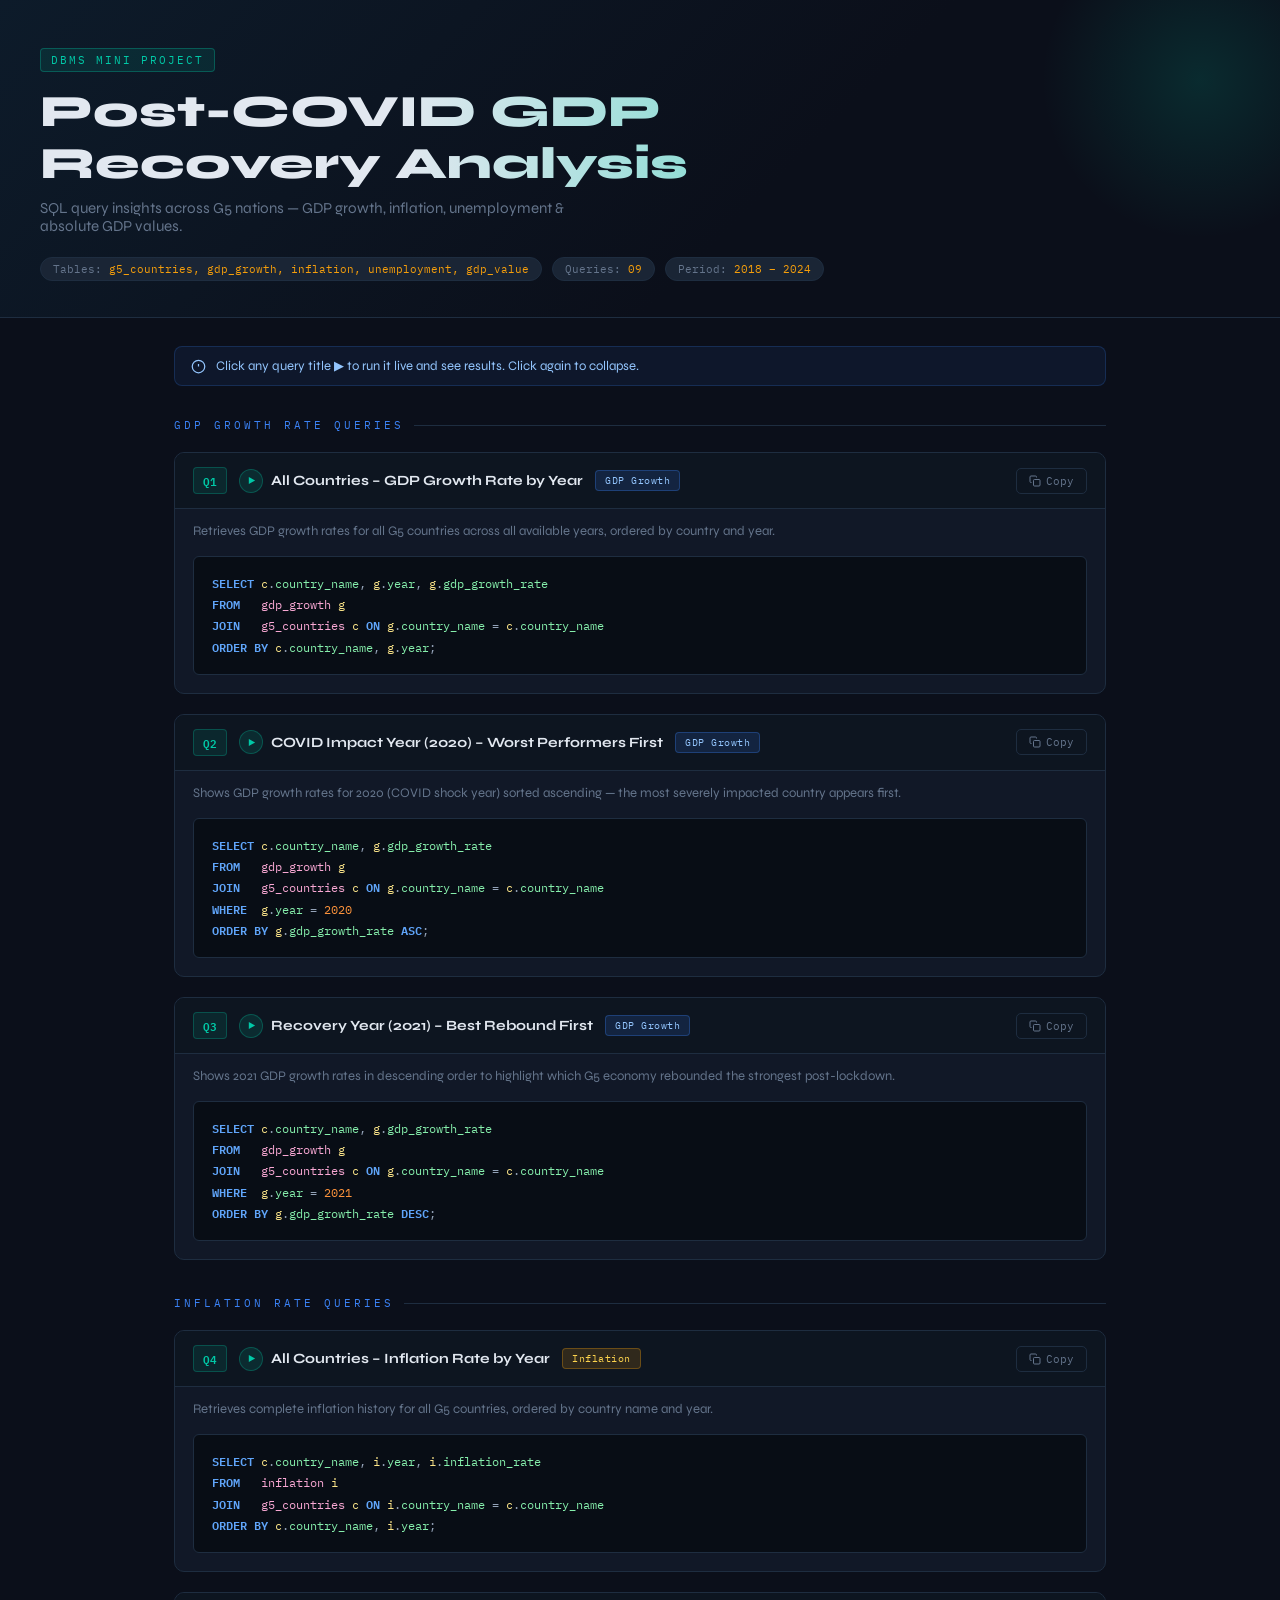
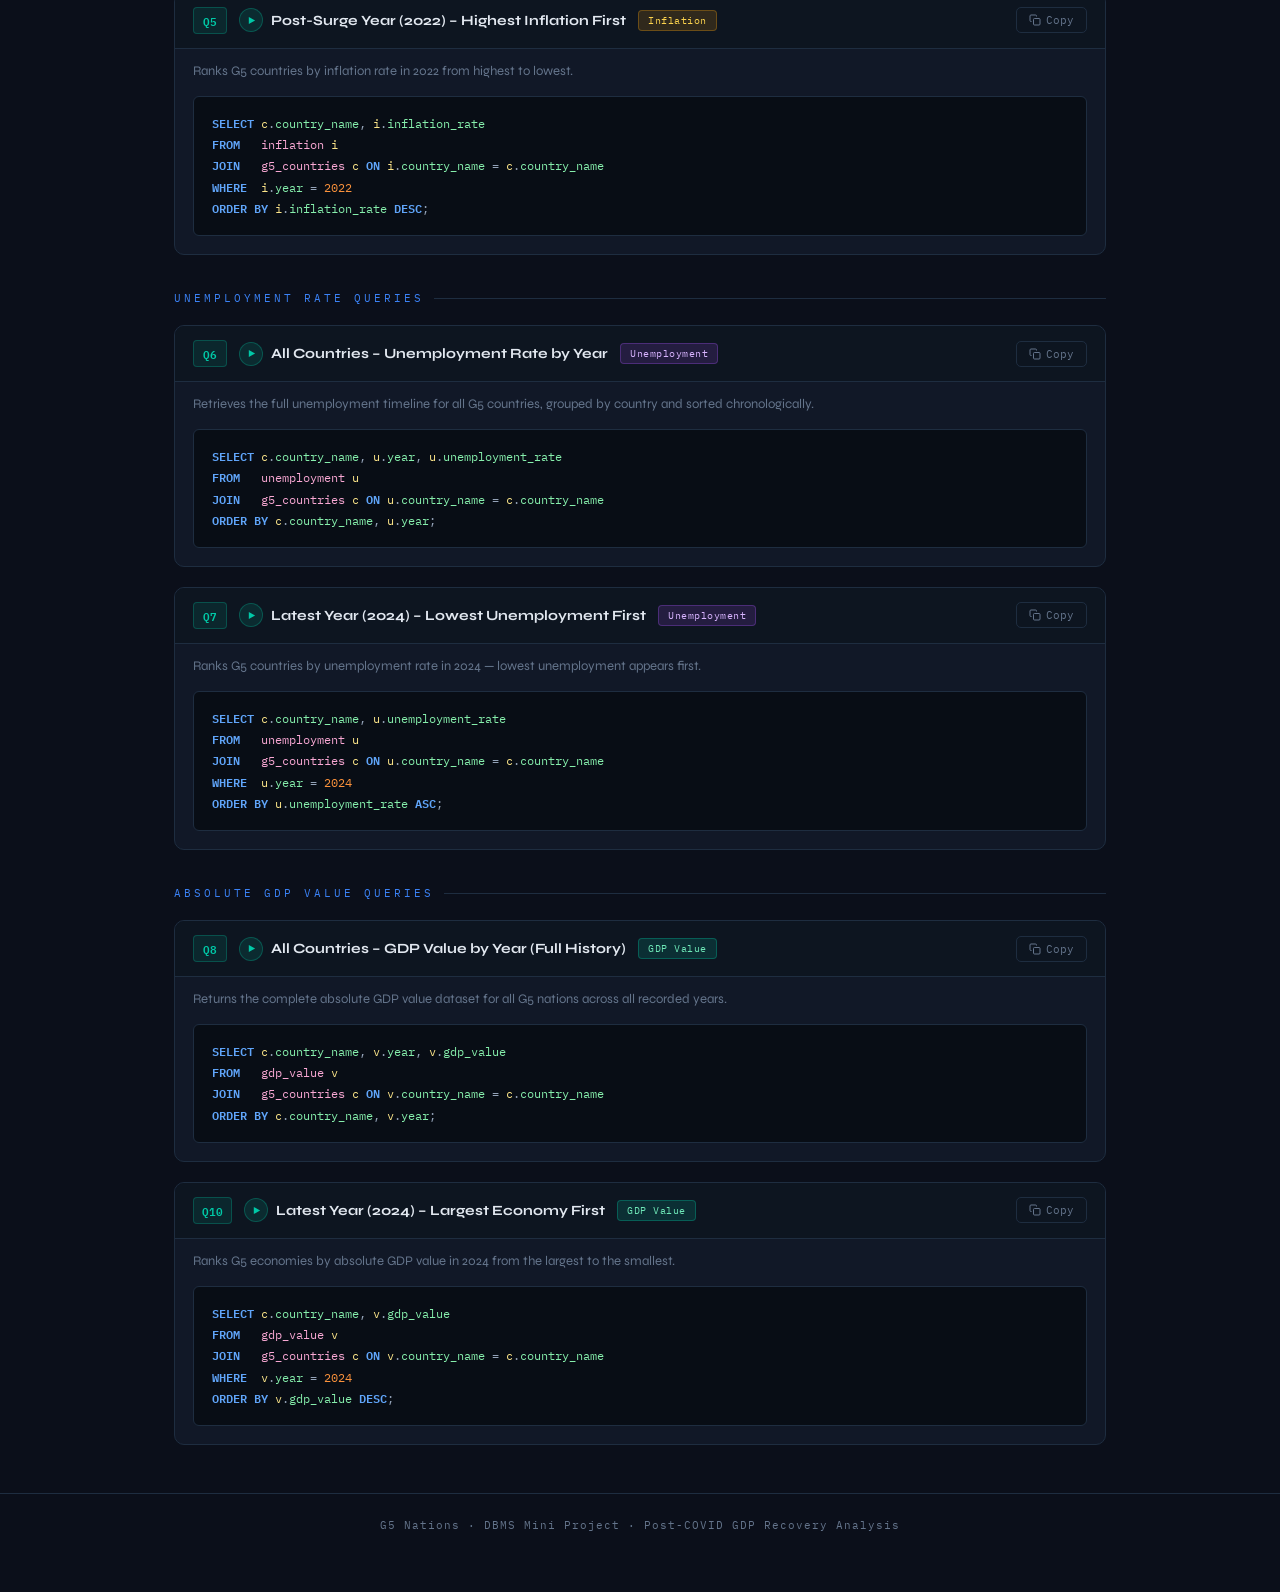
<file: templates/insights.html>
<!DOCTYPE html>
<html lang="en">
<head>
  <meta charset="UTF-8"/>
  <meta name="viewport" content="width=device-width, initial-scale=1.0"/>
  <title>SQL Insights – Post-COVID GDP Recovery</title>
  <link href="https://fonts.googleapis.com/css2?family=IBM+Plex+Mono:wght@400;600&family=Syne:wght@400;700;800&display=swap" rel="stylesheet"/>
  <style>
    :root {
      --bg:       #0b0f1a;
      --surface:  #111827;
      --surface2: #0d1520;
      --border:   #1e2d40;
      --accent1:  #00c9a7;
      --accent2:  #3b82f6;
      --accent3:  #f59e0b;
      --danger:   #f87171;
      --text:     #e2e8f0;
      --muted:    #64748b;
      --tag-bg:   #1a2535;
      --radius:   10px;
    }
    *, *::before, *::after { box-sizing: border-box; margin: 0; padding: 0; }
    body {
      background: var(--bg);
      color: var(--text);
      font-family: 'Syne', sans-serif;
      min-height: 100vh;
      padding-bottom: 60px;
    }

    /* ── HEADER ── */
    header {
      background: linear-gradient(135deg, #0d1b2a 0%, #0b0f1a 60%);
      border-bottom: 1px solid var(--border);
      padding: 48px 40px 36px;
      position: relative;
      overflow: hidden;
    }
    header::before {
      content: '';
      position: absolute;
      top: -80px; right: -80px;
      width: 320px; height: 320px;
      border-radius: 50%;
      background: radial-gradient(circle, rgba(0,201,167,.15) 0%, transparent 70%);
      pointer-events: none;
    }
    .badge {
      display: inline-block;
      font-family: 'IBM Plex Mono', monospace;
      font-size: 11px;
      letter-spacing: 2px;
      text-transform: uppercase;
      color: var(--accent1);
      background: rgba(0,201,167,.1);
      border: 1px solid rgba(0,201,167,.3);
      border-radius: 4px;
      padding: 4px 10px;
      margin-bottom: 14px;
    }
    header h1 {
      font-size: clamp(1.6rem, 4vw, 2.8rem);
      font-weight: 800;
      line-height: 1.15;
      background: linear-gradient(90deg, #e2e8f0 30%, var(--accent1) 100%);
      -webkit-background-clip: text;
      -webkit-text-fill-color: transparent;
      background-clip: text;
    }
    header p { margin-top: 10px; color: var(--muted); font-size: 0.95rem; max-width: 580px; }
    .meta-row { display: flex; flex-wrap: wrap; gap: 10px; margin-top: 22px; }
    .meta-pill {
      font-family: 'IBM Plex Mono', monospace;
      font-size: 11px;
      padding: 4px 12px;
      border-radius: 20px;
      border: 1px solid var(--border);
      color: var(--muted);
      background: var(--tag-bg);
    }
    .meta-pill span { color: var(--accent3); }

    /* ── HINT BAR ── */
    .hint-bar { max-width: 980px; margin: 28px auto 0; padding: 0 24px; }
    .hint-inner {
      display: flex;
      align-items: center;
      gap: 10px;
      background: rgba(59,130,246,.08);
      border: 1px solid rgba(59,130,246,.2);
      border-radius: 8px;
      padding: 11px 16px;
      font-size: 0.82rem;
      color: #93c5fd;
    }

    /* ── MAIN ── */
    main { max-width: 980px; margin: 0 auto; padding: 32px 24px 0; }

    .section-label {
      font-family: 'IBM Plex Mono', monospace;
      font-size: 11px;
      letter-spacing: 3px;
      text-transform: uppercase;
      color: var(--accent2);
      margin-bottom: 20px;
      display: flex;
      align-items: center;
      gap: 10px;
    }
    .section-label::after { content: ''; flex: 1; height: 1px; background: var(--border); }

    /* ── QUERY CARD ── */
    .query-card {
      background: var(--surface);
      border: 1px solid var(--border);
      border-radius: var(--radius);
      margin-bottom: 20px;
      overflow: hidden;
      transition: border-color .25s, box-shadow .25s;
      animation: fadeUp .4s ease both;
    }
    .query-card:hover {
      border-color: rgba(59,130,246,.4);
      box-shadow: 0 0 0 1px rgba(59,130,246,.12), 0 8px 32px rgba(0,0,0,.4);
    }
    @keyframes fadeUp {
      from { opacity: 0; transform: translateY(14px); }
      to   { opacity: 1; transform: translateY(0); }
    }
    .query-card:nth-child(1)  { animation-delay:.05s }
    .query-card:nth-child(2)  { animation-delay:.10s }
    .query-card:nth-child(3)  { animation-delay:.15s }
    .query-card:nth-child(4)  { animation-delay:.20s }
    .query-card:nth-child(5)  { animation-delay:.25s }
    .query-card:nth-child(6)  { animation-delay:.30s }
    .query-card:nth-child(7)  { animation-delay:.35s }
    .query-card:nth-child(8)  { animation-delay:.40s }
    .query-card:nth-child(9)  { animation-delay:.45s }
    .query-card:nth-child(10) { animation-delay:.50s }

    /* card header */
    .card-header {
      display: flex;
      align-items: center;
      justify-content: space-between;
      padding: 14px 18px;
      border-bottom: 1px solid var(--border);
      background: #0d1520;
    }
    .card-header-left { display: flex; align-items: center; gap: 12px; flex-wrap: wrap; }
    .q-number {
      font-family: 'IBM Plex Mono', monospace;
      font-size: 11px;
      font-weight: 600;
      color: var(--accent1);
      background: rgba(0,201,167,.1);
      border: 1px solid rgba(0,201,167,.25);
      border-radius: 4px;
      padding: 3px 8px;
      min-width: 34px;
      text-align: center;
    }

    /* CLICKABLE TITLE */
    .card-title {
      font-size: 0.88rem;
      font-weight: 700;
      color: var(--text);
      cursor: pointer;
      display: flex;
      align-items: center;
      gap: 8px;
      transition: color .2s;
      user-select: none;
      background: none;
      border: none;
      font-family: 'Syne', sans-serif;
      text-align: left;
      padding: 0;
    }
    .card-title:hover { color: var(--accent1); }
    .run-icon {
      display: inline-flex;
      align-items: center;
      justify-content: center;
      width: 24px; height: 24px;
      border-radius: 50%;
      background: rgba(0,201,167,.12);
      border: 1px solid rgba(0,201,167,.28);
      transition: background .2s, border-color .2s, transform .15s;
      flex-shrink: 0;
    }
    .card-title:hover .run-icon { background: rgba(0,201,167,.28); border-color: var(--accent1); transform: scale(1.1); }
    .run-icon svg { width:9px; height:9px; fill: var(--accent1); }

    /* category tags */
    .category-tag {
      font-family: 'IBM Plex Mono', monospace;
      font-size: 10px;
      padding: 3px 9px;
      border-radius: 4px;
      letter-spacing: .5px;
    }
    .tag-gdp   { background:rgba(59,130,246,.15);  color:#93c5fd; border:1px solid rgba(59,130,246,.3); }
    .tag-inf   { background:rgba(245,158,11,.15);  color:#fcd34d; border:1px solid rgba(245,158,11,.3); }
    .tag-unemp { background:rgba(168,85,247,.15);  color:#d8b4fe; border:1px solid rgba(168,85,247,.3); }
    .tag-val   { background:rgba(0,201,167,.15);   color:#6ee7b7; border:1px solid rgba(0,201,167,.3); }

    /* copy button */
    .copy-btn {
      font-family: 'IBM Plex Mono', monospace;
      font-size: 11px;
      padding: 5px 12px;
      border-radius: 5px;
      border: 1px solid var(--border);
      background: transparent;
      color: var(--muted);
      cursor: pointer;
      transition: all .2s;
      display: flex;
      align-items: center;
      gap: 5px;
      white-space: nowrap;
    }
    .copy-btn:hover { background: var(--tag-bg); color: var(--text); border-color: var(--accent2); }
    .copy-btn.copied { color: var(--accent1); border-color: var(--accent1); }

    /* description */
    .card-desc { padding: 12px 18px 0; font-size: 0.82rem; color: var(--muted); line-height: 1.6; }

    /* SQL block */
    .code-wrap { padding: 14px 18px 18px; }
    pre {
      background: #080d15;
      border: 1px solid var(--border);
      border-radius: 6px;
      overflow-x: auto;
      padding: 16px 18px;
      font-family: 'IBM Plex Mono', monospace;
      font-size: 0.78rem;
      line-height: 1.7;
    }
    .kw    { color:#60a5fa; font-weight:600; }
    .tbl   { color:#f9a8d4; }
    .col   { color:#86efac; }
    .alias { color:#fde68a; }
    .num   { color:#fb923c; }
    .punc  { color:#94a3b8; }

    /* ── RESULTS PANEL ── */
    .results-panel {
      margin: 0 18px 18px;
      border-radius: 8px;
      overflow: hidden;
      border: 1px solid var(--border);
      display: none;
    }
    .results-panel.visible {
      display: block;
      animation: slideDown .28s ease;
    }
    @keyframes slideDown {
      from { opacity:0; transform:translateY(-6px); }
      to   { opacity:1; transform:translateY(0); }
    }
    .results-toolbar {
      display: flex;
      align-items: center;
      justify-content: space-between;
      padding: 9px 14px;
      background: #080d15;
      border-bottom: 1px solid var(--border);
      font-family: 'IBM Plex Mono', monospace;
      font-size: 11px;
      color: var(--muted);
    }
    .row-count { color: var(--accent1); }

    /* spinner */
    .spinner {
      display: inline-block;
      width: 14px; height: 14px;
      border: 2px solid rgba(0,201,167,.2);
      border-top-color: var(--accent1);
      border-radius: 50%;
      animation: spin .7s linear infinite;
    }
    @keyframes spin { to { transform:rotate(360deg); } }

    /* loading state */
    .loading-state {
      padding: 18px 16px;
      display: flex;
      align-items: center;
      gap: 10px;
      font-family: 'IBM Plex Mono', monospace;
      font-size: 12px;
      color: var(--muted);
    }

    /* error */
    .error-box {
      padding: 14px 16px;
      font-family: 'IBM Plex Mono', monospace;
      font-size: 12px;
      color: var(--danger);
      background: rgba(248,113,113,.07);
      display: flex;
      align-items: flex-start;
      gap: 8px;
      line-height: 1.6;
    }

    /* table */
    .table-scroll { overflow-x: auto; max-height: 340px; overflow-y: auto; }
    table { width: 100%; border-collapse: collapse; font-size: 0.8rem; }
    thead tr { background: #0d1827; position: sticky; top: 0; z-index: 1; }
    thead th {
      font-family: 'IBM Plex Mono', monospace;
      font-size: 10px;
      letter-spacing: 1px;
      text-transform: uppercase;
      color: var(--accent2);
      padding: 10px 14px;
      text-align: left;
      border-bottom: 1px solid var(--border);
      white-space: nowrap;
    }
    tbody tr { border-bottom: 1px solid rgba(30,45,64,.6); transition: background .15s; }
    tbody tr:last-child { border-bottom: none; }
    tbody tr:hover { background: rgba(59,130,246,.06); }
    tbody td {
      padding: 9px 14px;
      color: var(--text);
      font-family: 'IBM Plex Mono', monospace;
      font-size: 12px;
      white-space: nowrap;
    }
    tbody td:first-child { color: var(--accent1); font-weight: 600; }

    /* ── FOOTER ── */
    footer {
      text-align: center;
      margin-top: 48px;
      padding-top: 24px;
      border-top: 1px solid var(--border);
      font-family: 'IBM Plex Mono', monospace;
      font-size: 11px;
      color: var(--muted);
      letter-spacing: 1px;
    }
  </style>
</head>
<body>

<header>
  <div class="badge">DBMS Mini Project</div>
  <h1>Post-COVID GDP<br>Recovery Analysis</h1>
  <p>SQL query insights across G5 nations — GDP growth, inflation, unemployment &amp; absolute GDP values.</p>
  <div class="meta-row">
    <div class="meta-pill">Tables: <span>g5_countries, gdp_growth, inflation, unemployment, gdp_value</span></div>
    <div class="meta-pill">Queries: <span>09</span></div>
    <div class="meta-pill">Period: <span>2018 – 2024</span></div>
  </div>
</header>

<div class="hint-bar">
  <div class="hint-inner">
    <svg width="15" height="15" viewBox="0 0 24 24" fill="none" stroke="currentColor" stroke-width="2" style="flex-shrink:0">
      <circle cx="12" cy="12" r="10"/><line x1="12" y1="8" x2="12" y2="12"/><line x1="12" y1="16" x2="12.01" y2="16"/>
    </svg>
    Click any query title ▶ to run it live and see results. Click again to collapse.
  </div>
</div>

<main>

  <!-- ════════ GDP GROWTH ════════ -->
  <div class="section-label">GDP Growth Rate Queries</div>

  <!-- Q1 -->
  <div class="query-card">
    <div class="card-header">
      <div class="card-header-left">
        <span class="q-number">Q1</span>
        <button class="card-title" onclick="runQuery('q1', this)">
          <span class="run-icon"><svg viewBox="0 0 10 10"><polygon points="2,1 9,5 2,9"/></svg></span>
          All Countries – GDP Growth Rate by Year
        </button>
        <span class="category-tag tag-gdp">GDP Growth</span>
      </div>
      <button class="copy-btn" onclick="copyQuery(this)">
        <svg width="12" height="12" viewBox="0 0 24 24" fill="none" stroke="currentColor" stroke-width="2"><rect x="9" y="9" width="13" height="13" rx="2"/><path d="M5 15H4a2 2 0 01-2-2V4a2 2 0 012-2h9a2 2 0 012 2v1"/></svg>
        Copy
      </button>
    </div>
    <div class="card-desc">Retrieves GDP growth rates for all G5 countries across all available years, ordered by country and year.</div>
    <div class="code-wrap">
      <pre><span class="kw">SELECT</span> <span class="alias">c</span><span class="punc">.</span><span class="col">country_name</span><span class="punc">,</span> <span class="alias">g</span><span class="punc">.</span><span class="col">year</span><span class="punc">,</span> <span class="alias">g</span><span class="punc">.</span><span class="col">gdp_growth_rate</span>
<span class="kw">FROM</span>   <span class="tbl">gdp_growth</span> <span class="alias">g</span>
<span class="kw">JOIN</span>   <span class="tbl">g5_countries</span> <span class="alias">c</span> <span class="kw">ON</span> <span class="alias">g</span><span class="punc">.</span><span class="col">country_name</span> <span class="punc">=</span> <span class="alias">c</span><span class="punc">.</span><span class="col">country_name</span>
<span class="kw">ORDER BY</span> <span class="alias">c</span><span class="punc">.</span><span class="col">country_name</span><span class="punc">,</span> <span class="alias">g</span><span class="punc">.</span><span class="col">year</span><span class="punc">;</span></pre>
    </div>
    <div class="results-panel" id="results-q1"></div>
  </div>

  <!-- Q2 -->
  <div class="query-card">
    <div class="card-header">
      <div class="card-header-left">
        <span class="q-number">Q2</span>
        <button class="card-title" onclick="runQuery('q2', this)">
          <span class="run-icon"><svg viewBox="0 0 10 10"><polygon points="2,1 9,5 2,9"/></svg></span>
          COVID Impact Year (2020) – Worst Performers First
        </button>
        <span class="category-tag tag-gdp">GDP Growth</span>
      </div>
      <button class="copy-btn" onclick="copyQuery(this)">
        <svg width="12" height="12" viewBox="0 0 24 24" fill="none" stroke="currentColor" stroke-width="2"><rect x="9" y="9" width="13" height="13" rx="2"/><path d="M5 15H4a2 2 0 01-2-2V4a2 2 0 012-2h9a2 2 0 012 2v1"/></svg>
        Copy
      </button>
    </div>
    <div class="card-desc">Shows GDP growth rates for 2020 (COVID shock year) sorted ascending — the most severely impacted country appears first.</div>
    <div class="code-wrap">
      <pre><span class="kw">SELECT</span> <span class="alias">c</span><span class="punc">.</span><span class="col">country_name</span><span class="punc">,</span> <span class="alias">g</span><span class="punc">.</span><span class="col">gdp_growth_rate</span>
<span class="kw">FROM</span>   <span class="tbl">gdp_growth</span> <span class="alias">g</span>
<span class="kw">JOIN</span>   <span class="tbl">g5_countries</span> <span class="alias">c</span> <span class="kw">ON</span> <span class="alias">g</span><span class="punc">.</span><span class="col">country_name</span> <span class="punc">=</span> <span class="alias">c</span><span class="punc">.</span><span class="col">country_name</span>
<span class="kw">WHERE</span>  <span class="alias">g</span><span class="punc">.</span><span class="col">year</span> <span class="punc">=</span> <span class="num">2020</span>
<span class="kw">ORDER BY</span> <span class="alias">g</span><span class="punc">.</span><span class="col">gdp_growth_rate</span> <span class="kw">ASC</span><span class="punc">;</span></pre>
    </div>
    <div class="results-panel" id="results-q2"></div>
  </div>

  <!-- Q3 -->
  <div class="query-card">
    <div class="card-header">
      <div class="card-header-left">
        <span class="q-number">Q3</span>
        <button class="card-title" onclick="runQuery('q3', this)">
          <span class="run-icon"><svg viewBox="0 0 10 10"><polygon points="2,1 9,5 2,9"/></svg></span>
          Recovery Year (2021) – Best Rebound First
        </button>
        <span class="category-tag tag-gdp">GDP Growth</span>
      </div>
      <button class="copy-btn" onclick="copyQuery(this)">
        <svg width="12" height="12" viewBox="0 0 24 24" fill="none" stroke="currentColor" stroke-width="2"><rect x="9" y="9" width="13" height="13" rx="2"/><path d="M5 15H4a2 2 0 01-2-2V4a2 2 0 012-2h9a2 2 0 012 2v1"/></svg>
        Copy
      </button>
    </div>
    <div class="card-desc">Shows 2021 GDP growth rates in descending order to highlight which G5 economy rebounded the strongest post-lockdown.</div>
    <div class="code-wrap">
      <pre><span class="kw">SELECT</span> <span class="alias">c</span><span class="punc">.</span><span class="col">country_name</span><span class="punc">,</span> <span class="alias">g</span><span class="punc">.</span><span class="col">gdp_growth_rate</span>
<span class="kw">FROM</span>   <span class="tbl">gdp_growth</span> <span class="alias">g</span>
<span class="kw">JOIN</span>   <span class="tbl">g5_countries</span> <span class="alias">c</span> <span class="kw">ON</span> <span class="alias">g</span><span class="punc">.</span><span class="col">country_name</span> <span class="punc">=</span> <span class="alias">c</span><span class="punc">.</span><span class="col">country_name</span>
<span class="kw">WHERE</span>  <span class="alias">g</span><span class="punc">.</span><span class="col">year</span> <span class="punc">=</span> <span class="num">2021</span>
<span class="kw">ORDER BY</span> <span class="alias">g</span><span class="punc">.</span><span class="col">gdp_growth_rate</span> <span class="kw">DESC</span><span class="punc">;</span></pre>
    </div>
    <div class="results-panel" id="results-q3"></div>
  </div>

  <!-- ════════ INFLATION ════════ -->
  <div class="section-label" style="margin-top:36px;">Inflation Rate Queries</div>

  <!-- Q4 -->
  <div class="query-card">
    <div class="card-header">
      <div class="card-header-left">
        <span class="q-number">Q4</span>
        <button class="card-title" onclick="runQuery('q4', this)">
          <span class="run-icon"><svg viewBox="0 0 10 10"><polygon points="2,1 9,5 2,9"/></svg></span>
          All Countries – Inflation Rate by Year
        </button>
        <span class="category-tag tag-inf">Inflation</span>
      </div>
      <button class="copy-btn" onclick="copyQuery(this)">
        <svg width="12" height="12" viewBox="0 0 24 24" fill="none" stroke="currentColor" stroke-width="2"><rect x="9" y="9" width="13" height="13" rx="2"/><path d="M5 15H4a2 2 0 01-2-2V4a2 2 0 012-2h9a2 2 0 012 2v1"/></svg>
        Copy
      </button>
    </div>
    <div class="card-desc">Retrieves complete inflation history for all G5 countries, ordered by country name and year.</div>
    <div class="code-wrap">
      <pre><span class="kw">SELECT</span> <span class="alias">c</span><span class="punc">.</span><span class="col">country_name</span><span class="punc">,</span> <span class="alias">i</span><span class="punc">.</span><span class="col">year</span><span class="punc">,</span> <span class="alias">i</span><span class="punc">.</span><span class="col">inflation_rate</span>
<span class="kw">FROM</span>   <span class="tbl">inflation</span> <span class="alias">i</span>
<span class="kw">JOIN</span>   <span class="tbl">g5_countries</span> <span class="alias">c</span> <span class="kw">ON</span> <span class="alias">i</span><span class="punc">.</span><span class="col">country_name</span> <span class="punc">=</span> <span class="alias">c</span><span class="punc">.</span><span class="col">country_name</span>
<span class="kw">ORDER BY</span> <span class="alias">c</span><span class="punc">.</span><span class="col">country_name</span><span class="punc">,</span> <span class="alias">i</span><span class="punc">.</span><span class="col">year</span><span class="punc">;</span></pre>
    </div>
    <div class="results-panel" id="results-q4"></div>
  </div>

  <!-- Q5 -->
  <div class="query-card">
    <div class="card-header">
      <div class="card-header-left">
        <span class="q-number">Q5</span>
        <button class="card-title" onclick="runQuery('q5', this)">
          <span class="run-icon"><svg viewBox="0 0 10 10"><polygon points="2,1 9,5 2,9"/></svg></span>
          Post-Surge Year (2022) – Highest Inflation First
        </button>
        <span class="category-tag tag-inf">Inflation</span>
      </div>
      <button class="copy-btn" onclick="copyQuery(this)">
        <svg width="12" height="12" viewBox="0 0 24 24" fill="none" stroke="currentColor" stroke-width="2"><rect x="9" y="9" width="13" height="13" rx="2"/><path d="M5 15H4a2 2 0 01-2-2V4a2 2 0 012-2h9a2 2 0 012 2v1"/></svg>
        Copy
      </button>
    </div>
    <div class="card-desc">Ranks G5 countries by inflation rate in 2022 from highest to lowest.</div>
    <div class="code-wrap">
      <pre><span class="kw">SELECT</span> <span class="alias">c</span><span class="punc">.</span><span class="col">country_name</span><span class="punc">,</span> <span class="alias">i</span><span class="punc">.</span><span class="col">inflation_rate</span>
<span class="kw">FROM</span>   <span class="tbl">inflation</span> <span class="alias">i</span>
<span class="kw">JOIN</span>   <span class="tbl">g5_countries</span> <span class="alias">c</span> <span class="kw">ON</span> <span class="alias">i</span><span class="punc">.</span><span class="col">country_name</span> <span class="punc">=</span> <span class="alias">c</span><span class="punc">.</span><span class="col">country_name</span>
<span class="kw">WHERE</span>  <span class="alias">i</span><span class="punc">.</span><span class="col">year</span> <span class="punc">=</span> <span class="num">2022</span>
<span class="kw">ORDER BY</span> <span class="alias">i</span><span class="punc">.</span><span class="col">inflation_rate</span> <span class="kw">DESC</span><span class="punc">;</span></pre>
    </div>
    <div class="results-panel" id="results-q5"></div>
  </div>

  <!-- ════════ UNEMPLOYMENT ════════ -->
  <div class="section-label" style="margin-top:36px;">Unemployment Rate Queries</div>

  <!-- Q6 -->
  <div class="query-card">
    <div class="card-header">
      <div class="card-header-left">
        <span class="q-number">Q6</span>
        <button class="card-title" onclick="runQuery('q6', this)">
          <span class="run-icon"><svg viewBox="0 0 10 10"><polygon points="2,1 9,5 2,9"/></svg></span>
          All Countries – Unemployment Rate by Year
        </button>
        <span class="category-tag tag-unemp">Unemployment</span>
      </div>
      <button class="copy-btn" onclick="copyQuery(this)">
        <svg width="12" height="12" viewBox="0 0 24 24" fill="none" stroke="currentColor" stroke-width="2"><rect x="9" y="9" width="13" height="13" rx="2"/><path d="M5 15H4a2 2 0 01-2-2V4a2 2 0 012-2h9a2 2 0 012 2v1"/></svg>
        Copy
      </button>
    </div>
    <div class="card-desc">Retrieves the full unemployment timeline for all G5 countries, grouped by country and sorted chronologically.</div>
    <div class="code-wrap">
      <pre><span class="kw">SELECT</span> <span class="alias">c</span><span class="punc">.</span><span class="col">country_name</span><span class="punc">,</span> <span class="alias">u</span><span class="punc">.</span><span class="col">year</span><span class="punc">,</span> <span class="alias">u</span><span class="punc">.</span><span class="col">unemployment_rate</span>
<span class="kw">FROM</span>   <span class="tbl">unemployment</span> <span class="alias">u</span>
<span class="kw">JOIN</span>   <span class="tbl">g5_countries</span> <span class="alias">c</span> <span class="kw">ON</span> <span class="alias">u</span><span class="punc">.</span><span class="col">country_name</span> <span class="punc">=</span> <span class="alias">c</span><span class="punc">.</span><span class="col">country_name</span>
<span class="kw">ORDER BY</span> <span class="alias">c</span><span class="punc">.</span><span class="col">country_name</span><span class="punc">,</span> <span class="alias">u</span><span class="punc">.</span><span class="col">year</span><span class="punc">;</span></pre>
    </div>
    <div class="results-panel" id="results-q6"></div>
  </div>

  <!-- Q7 -->
  <div class="query-card">
    <div class="card-header">
      <div class="card-header-left">
        <span class="q-number">Q7</span>
        <button class="card-title" onclick="runQuery('q7', this)">
          <span class="run-icon"><svg viewBox="0 0 10 10"><polygon points="2,1 9,5 2,9"/></svg></span>
          Latest Year (2024) – Lowest Unemployment First
        </button>
        <span class="category-tag tag-unemp">Unemployment</span>
      </div>
      <button class="copy-btn" onclick="copyQuery(this)">
        <svg width="12" height="12" viewBox="0 0 24 24" fill="none" stroke="currentColor" stroke-width="2"><rect x="9" y="9" width="13" height="13" rx="2"/><path d="M5 15H4a2 2 0 01-2-2V4a2 2 0 012-2h9a2 2 0 012 2v1"/></svg>
        Copy
      </button>
    </div>
    <div class="card-desc">Ranks G5 countries by unemployment rate in 2024 — lowest unemployment appears first.</div>
    <div class="code-wrap">
      <pre><span class="kw">SELECT</span> <span class="alias">c</span><span class="punc">.</span><span class="col">country_name</span><span class="punc">,</span> <span class="alias">u</span><span class="punc">.</span><span class="col">unemployment_rate</span>
<span class="kw">FROM</span>   <span class="tbl">unemployment</span> <span class="alias">u</span>
<span class="kw">JOIN</span>   <span class="tbl">g5_countries</span> <span class="alias">c</span> <span class="kw">ON</span> <span class="alias">u</span><span class="punc">.</span><span class="col">country_name</span> <span class="punc">=</span> <span class="alias">c</span><span class="punc">.</span><span class="col">country_name</span>
<span class="kw">WHERE</span>  <span class="alias">u</span><span class="punc">.</span><span class="col">year</span> <span class="punc">=</span> <span class="num">2024</span>
<span class="kw">ORDER BY</span> <span class="alias">u</span><span class="punc">.</span><span class="col">unemployment_rate</span> <span class="kw">ASC</span><span class="punc">;</span></pre>
    </div>
    <div class="results-panel" id="results-q7"></div>
  </div>

  <!-- ════════ GDP VALUE ════════ -->
  <div class="section-label" style="margin-top:36px;">Absolute GDP Value Queries</div>

  <!-- Q8 -->
  <div class="query-card">
    <div class="card-header">
      <div class="card-header-left">
        <span class="q-number">Q8</span>
        <button class="card-title" onclick="runQuery('q8', this)">
          <span class="run-icon"><svg viewBox="0 0 10 10"><polygon points="2,1 9,5 2,9"/></svg></span>
          All Countries – GDP Value by Year (Full History)
        </button>
        <span class="category-tag tag-val">GDP Value</span>
      </div>
      <button class="copy-btn" onclick="copyQuery(this)">
        <svg width="12" height="12" viewBox="0 0 24 24" fill="none" stroke="currentColor" stroke-width="2"><rect x="9" y="9" width="13" height="13" rx="2"/><path d="M5 15H4a2 2 0 01-2-2V4a2 2 0 012-2h9a2 2 0 012 2v1"/></svg>
        Copy
      </button>
    </div>
    <div class="card-desc">Returns the complete absolute GDP value dataset for all G5 nations across all recorded years.</div>
    <div class="code-wrap">
      <pre><span class="kw">SELECT</span> <span class="alias">c</span><span class="punc">.</span><span class="col">country_name</span><span class="punc">,</span> <span class="alias">v</span><span class="punc">.</span><span class="col">year</span><span class="punc">,</span> <span class="alias">v</span><span class="punc">.</span><span class="col">gdp_value</span>
<span class="kw">FROM</span>   <span class="tbl">gdp_value</span> <span class="alias">v</span>
<span class="kw">JOIN</span>   <span class="tbl">g5_countries</span> <span class="alias">c</span> <span class="kw">ON</span> <span class="alias">v</span><span class="punc">.</span><span class="col">country_name</span> <span class="punc">=</span> <span class="alias">c</span><span class="punc">.</span><span class="col">country_name</span>
<span class="kw">ORDER BY</span> <span class="alias">c</span><span class="punc">.</span><span class="col">country_name</span><span class="punc">,</span> <span class="alias">v</span><span class="punc">.</span><span class="col">year</span><span class="punc">;</span></pre>
    </div>
    <div class="results-panel" id="results-q8"></div>
  </div>

  <!-- Q10 -->
  <div class="query-card">
    <div class="card-header">
      <div class="card-header-left">
        <span class="q-number">Q10</span>
        <button class="card-title" onclick="runQuery('q10', this)">
          <span class="run-icon"><svg viewBox="0 0 10 10"><polygon points="2,1 9,5 2,9"/></svg></span>
          Latest Year (2024) – Largest Economy First
        </button>
        <span class="category-tag tag-val">GDP Value</span>
      </div>
      <button class="copy-btn" onclick="copyQuery(this)">
        <svg width="12" height="12" viewBox="0 0 24 24" fill="none" stroke="currentColor" stroke-width="2"><rect x="9" y="9" width="13" height="13" rx="2"/><path d="M5 15H4a2 2 0 01-2-2V4a2 2 0 012-2h9a2 2 0 012 2v1"/></svg>
        Copy
      </button>
    </div>
    <div class="card-desc">Ranks G5 economies by absolute GDP value in 2024 from the largest to the smallest.</div>
    <div class="code-wrap">
      <pre><span class="kw">SELECT</span> <span class="alias">c</span><span class="punc">.</span><span class="col">country_name</span><span class="punc">,</span> <span class="alias">v</span><span class="punc">.</span><span class="col">gdp_value</span>
<span class="kw">FROM</span>   <span class="tbl">gdp_value</span> <span class="alias">v</span>
<span class="kw">JOIN</span>   <span class="tbl">g5_countries</span> <span class="alias">c</span> <span class="kw">ON</span> <span class="alias">v</span><span class="punc">.</span><span class="col">country_name</span> <span class="punc">=</span> <span class="alias">c</span><span class="punc">.</span><span class="col">country_name</span>
<span class="kw">WHERE</span>  <span class="alias">v</span><span class="punc">.</span><span class="col">year</span> <span class="punc">=</span> <span class="num">2024</span>
<span class="kw">ORDER BY</span> <span class="alias">v</span><span class="punc">.</span><span class="col">gdp_value</span> <span class="kw">DESC</span><span class="punc">;</span></pre>
    </div>
    <div class="results-panel" id="results-q10"></div>
  </div>

</main>

<footer>G5 Nations · DBMS Mini Project · Post-COVID GDP Recovery Analysis</footer>

<script>
  const openPanels = new Set();

  async function runQuery(queryId, btn) {
    const panel = document.getElementById('results-' + queryId);

    // Toggle off if already open
    if (openPanels.has(queryId)) {
      panel.classList.remove('visible');
      openPanels.delete(queryId);
      return;
    }

    openPanels.add(queryId);
    panel.classList.add('visible');

    // Show spinner
    panel.innerHTML = `
      <div class="loading-state">
        <span class="spinner"></span>
        Running query against MySQL…
      </div>`;

    try {
      const res  = await fetch('http://127.0.0.1:5000/run_query/' + queryId);
      const data = await res.json();

      if (data.error) {
        panel.innerHTML = `
          <div class="error-box">
            <svg width="14" height="14" viewBox="0 0 24 24" fill="none" stroke="currentColor" stroke-width="2" style="flex-shrink:0;margin-top:2px">
              <circle cx="12" cy="12" r="10"/><line x1="12" y1="8" x2="12" y2="12"/><line x1="12" y1="16" x2="12.01" y2="16"/>
            </svg>
            <span>${data.error}</span>
          </div>`;
        return;
      }

      const { columns, rows } = data;

      const thead = '<tr>' + columns.map(c => `<th>${c}</th>`).join('') + '</tr>';
      const tbody = rows.map(row =>
        '<tr>' + columns.map(c => `<td>${row[c] ?? ''}</td>`).join('') + '</tr>'
      ).join('');

      panel.innerHTML = `
        <div class="results-toolbar">
          <span>Query Result</span>
          <span class="row-count">${rows.length} row${rows.length !== 1 ? 's' : ''} returned</span>
        </div>
        <div class="table-scroll">
          <table>
            <thead>${thead}</thead>
            <tbody>${tbody}</tbody>
          </table>
        </div>`;

    } catch (err) {
      panel.innerHTML = `
        <div class="error-box">
          <svg width="14" height="14" viewBox="0 0 24 24" fill="none" stroke="currentColor" stroke-width="2" style="flex-shrink:0;margin-top:2px">
            <circle cx="12" cy="12" r="10"/><line x1="12" y1="8" x2="12" y2="12"/><line x1="12" y1="16" x2="12.01" y2="16"/>
          </svg>
          <span>Cannot reach Flask server at port 5000. Make sure <strong>app.py</strong> is running (<code>python app.py</code>).</span>
        </div>`;
    }
  }

  function copyQuery(btn) {
    const pre = btn.closest('.query-card').querySelector('pre');
    navigator.clipboard.writeText(pre.innerText).then(() => {
      btn.classList.add('copied');
      btn.innerHTML = `
        <svg width="12" height="12" viewBox="0 0 24 24" fill="none" stroke="currentColor" stroke-width="2.5">
          <polyline points="20 6 9 17 4 12"/>
        </svg> Copied!`;
      setTimeout(() => {
        btn.classList.remove('copied');
        btn.innerHTML = `
          <svg width="12" height="12" viewBox="0 0 24 24" fill="none" stroke="currentColor" stroke-width="2">
            <rect x="9" y="9" width="13" height="13" rx="2"/>
            <path d="M5 15H4a2 2 0 01-2-2V4a2 2 0 012-2h9a2 2 0 012 2v1"/>
          </svg> Copy`;
      }, 2000);
    });
  }
</script>

</body>
</html>
</file>
